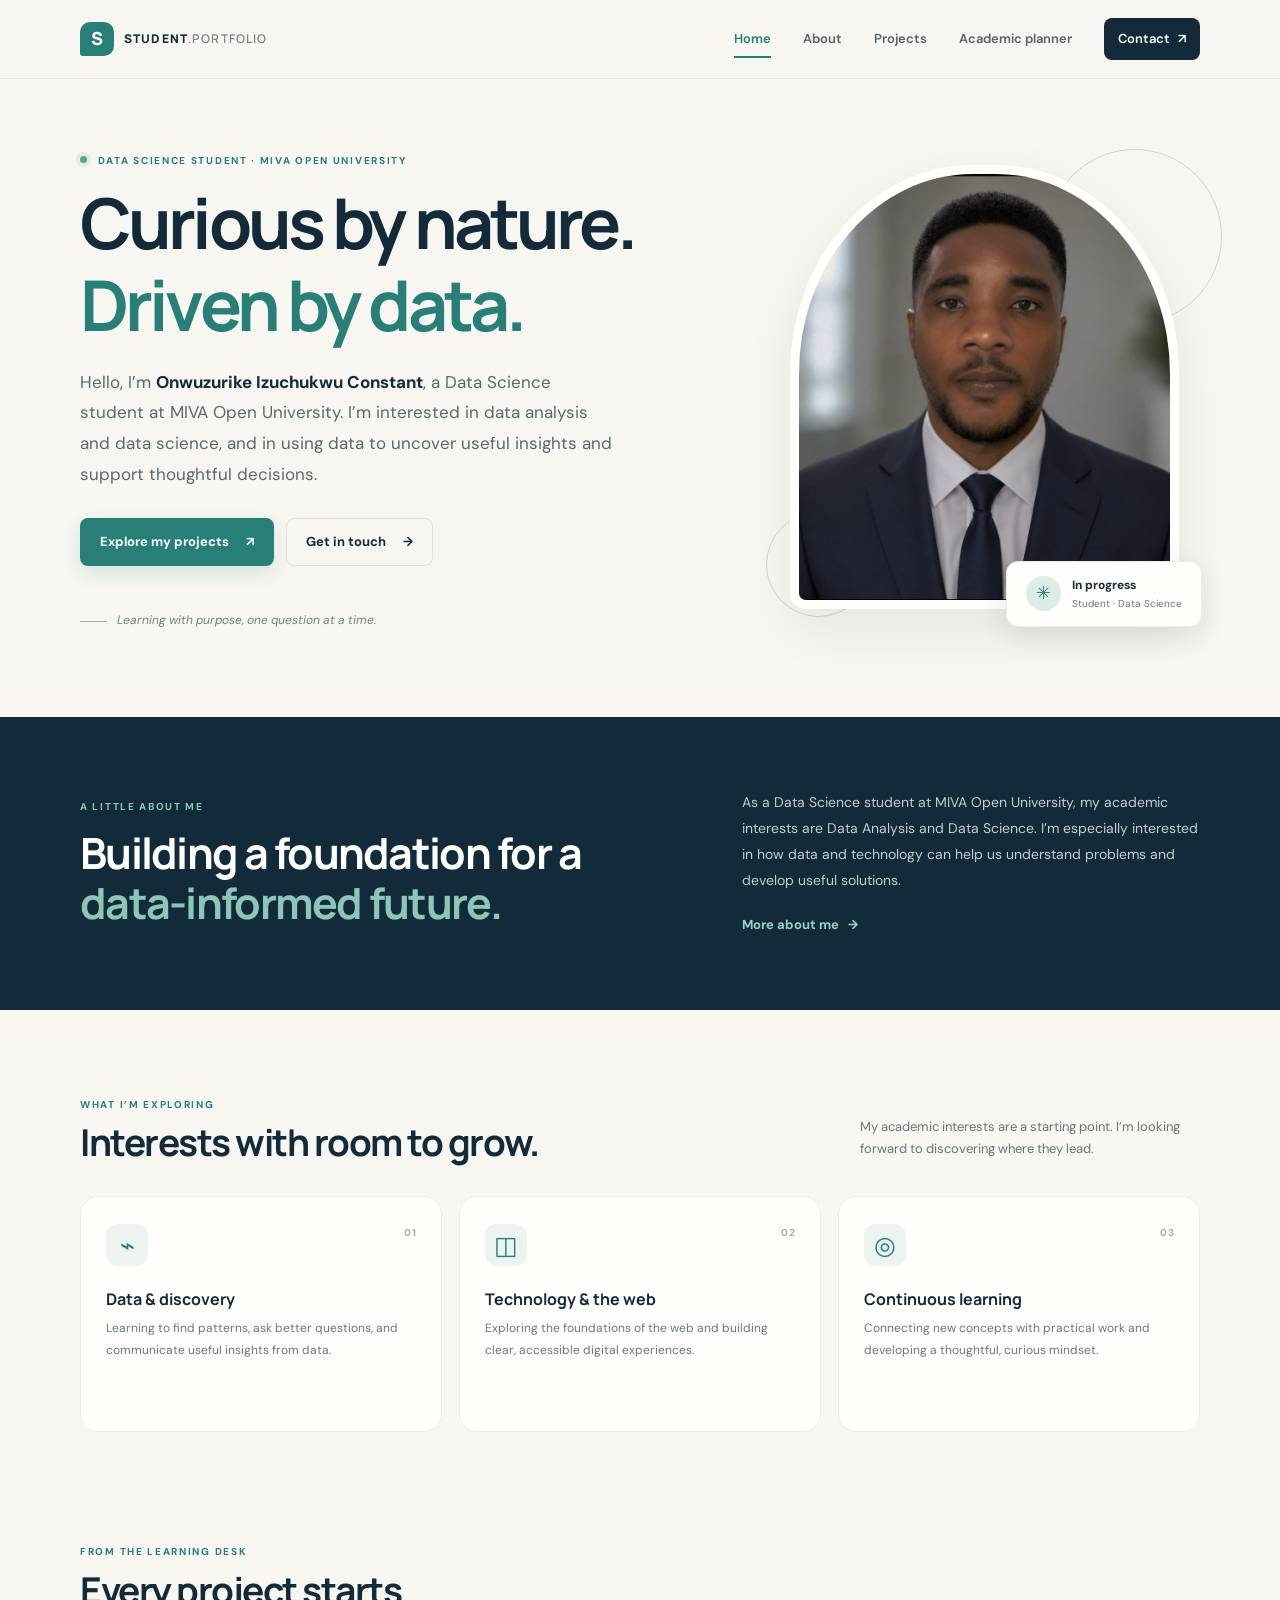
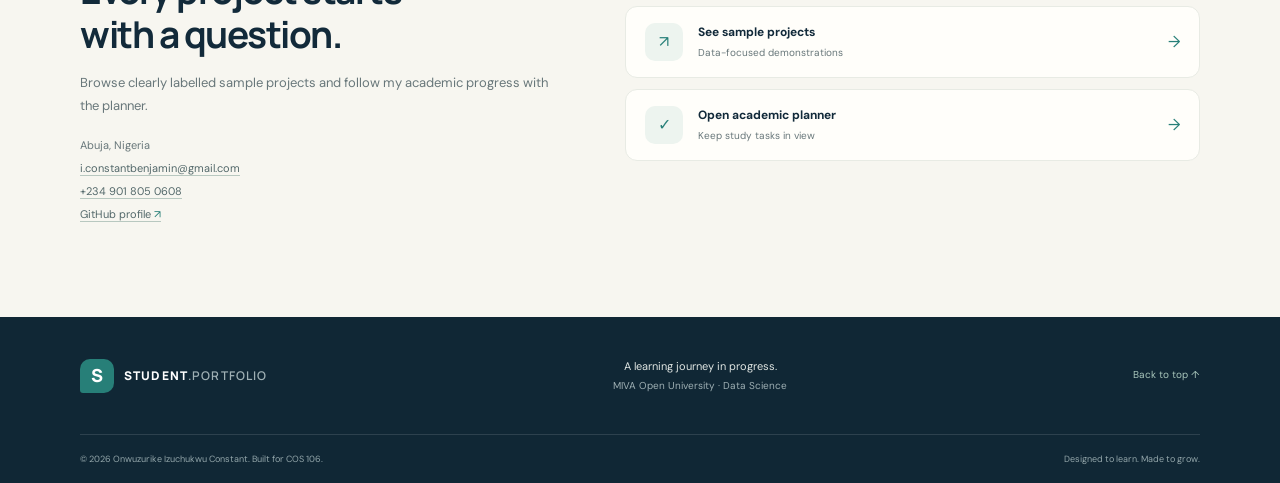
<file: index.html>
<!doctype html>
<html lang="en">
<head>
  <meta charset="utf-8">
  <meta name="viewport" content="width=device-width, initial-scale=1">
  <meta name="description" content="The student portfolio of a Data Science student at MIVA Open University.">
  <meta name="theme-color" content="#122a3a">
  <title>Home | Student Portfolio</title>
  <link rel="preconnect" href="https://fonts.googleapis.com">
  <link rel="preconnect" href="https://fonts.gstatic.com" crossorigin>
  <link href="https://fonts.googleapis.com/css2?family=DM+Sans:wght@400;500;600;700&family=Manrope:wght@400;500;600;700;800&display=swap" rel="stylesheet">
  <link rel="stylesheet" href="css/style.css">
  <script src="js/main.js" defer></script>
</head>
<body>
  <a class="skip-link" href="#main-content">Skip to content</a>
  <header class="site-header">
    <div class="container header-inner">
      <a class="brand" href="index.html" aria-label="Student portfolio home"><span class="brand-mark">S</span><span>STUDENT<span class="brand-muted">.PORTFOLIO</span></span></a>
      <button class="menu-toggle" type="button" aria-expanded="false" aria-controls="primary-navigation"><span class="sr-only">Toggle navigation</span><span></span><span></span></button>
      <nav class="site-nav" id="primary-navigation" aria-label="Main navigation">
        <a href="index.html" aria-current="page">Home</a><a href="about.html">About</a><a href="projects.html">Projects</a><a href="planner.html">Academic planner</a><a class="nav-contact" href="contact.html">Contact <span aria-hidden="true">↗</span></a>
      </nav>
    </div>
  </header>
  <main id="main-content">
    <section class="hero container">
      <div class="hero-copy">
        <p class="eyebrow"><span class="status-dot"></span> DATA SCIENCE STUDENT · MIVA OPEN UNIVERSITY</p>
        <h1>Curious by nature.<br><span class="text-teal">Driven by data.</span></h1>
        <p class="hero-lead">Hello, I’m <strong>Onwuzurike Izuchukwu Constant</strong>, a Data Science student at MIVA Open University. I’m interested in data analysis and data science, and in using data to uncover useful insights and support thoughtful decisions.</p>
        <div class="hero-actions"><a class="button button-primary" href="projects.html">Explore my projects <span aria-hidden="true">↗</span></a><a class="button button-quiet" href="contact.html">Get in touch <span aria-hidden="true">→</span></a></div>
        <div class="hero-note"><span class="note-rule"></span><span>Learning with purpose, one question at a time.</span></div>
      </div>
      <div class="portrait-wrap">
        <div class="portrait-frame"><img src="assets/images/constant-home.jpg" alt="Profile photograph of Onwuzurike Izuchukwu Constant."></div>
        <div class="portrait-label"><span class="portrait-label-icon">✳</span><span><strong>In progress</strong><small>Student · Data Science</small></span></div>
        <span class="portrait-orbit orbit-one" aria-hidden="true"></span><span class="portrait-orbit orbit-two" aria-hidden="true"></span>
      </div>
    </section>
    <section class="intro-band">
      <div class="container intro-grid">
        <div><p class="eyebrow eyebrow-light">A LITTLE ABOUT ME</p><h2>Building a foundation for a <span>data-informed future.</span></h2></div>
        <div class="intro-copy"><p>As a Data Science student at MIVA Open University, my academic interests are Data Analysis and Data Science. I’m especially interested in how data and technology can help us understand problems and develop useful solutions.</p><a class="text-link text-link-light" href="about.html">More about me <span aria-hidden="true">→</span></a></div>
      </div>
    </section>
    <section class="section container interest-section">
      <div class="section-heading"><div><p class="eyebrow">WHAT I’M EXPLORING</p><h2>Interests with room to grow.</h2></div><p>My academic interests are a starting point. I’m looking forward to discovering where they lead.</p></div>
      <div class="interest-grid">
        <article class="interest-card"><span class="card-index">01</span><span class="interest-icon" aria-hidden="true">⌁</span><h3>Data &amp; discovery</h3><p>Learning to find patterns, ask better questions, and communicate useful insights from data.</p></article>
        <article class="interest-card"><span class="card-index">02</span><span class="interest-icon" aria-hidden="true">◫</span><h3>Technology &amp; the web</h3><p>Exploring the foundations of the web and building clear, accessible digital experiences.</p></article>
        <article class="interest-card"><span class="card-index">03</span><span class="interest-icon" aria-hidden="true">◎</span><h3>Continuous learning</h3><p>Connecting new concepts with practical work and developing a thoughtful, curious mindset.</p></article>
      </div>
    </section>
    <section class="container feature-row">
      <div><p class="eyebrow">FROM THE LEARNING DESK</p><h2>Every project starts with a question.</h2><p class="muted-copy">Browse clearly labelled sample projects and follow my academic progress with the planner.</p><address class="home-contact-details"><span>Abuja, Nigeria</span><a href="mailto:i.constantbenjamin@gmail.com">i.constantbenjamin@gmail.com</a><a href="tel:+2349018050608">+234 901 805 0608</a><a href="https://github.com/Constant-Spioct" target="_blank" rel="noopener noreferrer">GitHub profile <span aria-hidden="true">↗</span></a></address></div>
      <div class="feature-links"><a class="feature-link" href="projects.html"><span class="feature-link-icon">↗</span><span><strong>See sample projects</strong><small>Data-focused demonstrations</small></span><span class="feature-arrow">→</span></a><a class="feature-link" href="planner.html"><span class="feature-link-icon">✓</span><span><strong>Open academic planner</strong><small>Keep study tasks in view</small></span><span class="feature-arrow">→</span></a></div>
    </section>
  </main>
  <footer class="site-footer"><div class="container footer-main"><a class="brand brand-footer" href="index.html"><span class="brand-mark">S</span><span>STUDENT<span class="brand-muted">.PORTFOLIO</span></span></a><p>A learning journey in progress.<br><span>MIVA Open University · Data Science</span></p><a class="footer-top" href="#main-content">Back to top ↑</a></div><div class="container footer-bottom"><span>© <span data-current-year></span> Onwuzurike Izuchukwu Constant. Built for COS 106.</span><span>Designed to learn. Made to grow.</span></div></footer>
</body>
</html>
</file>
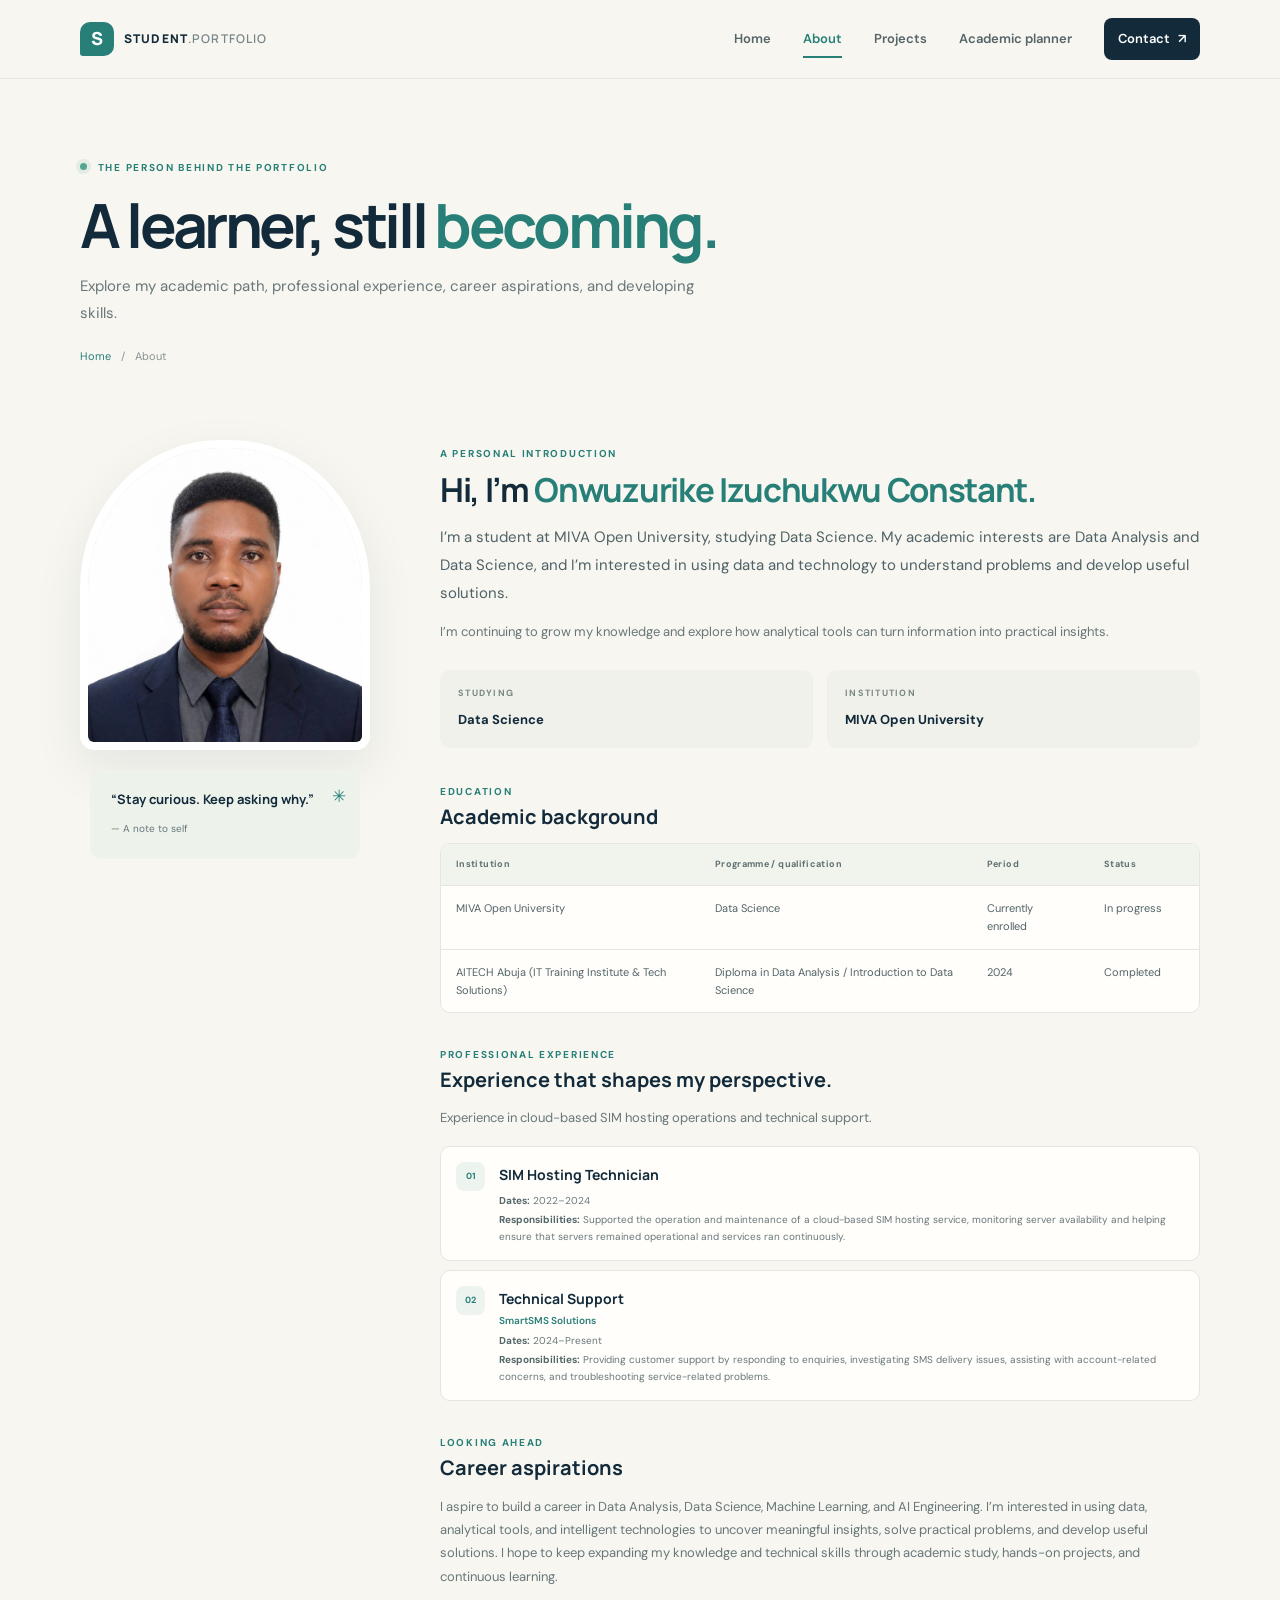
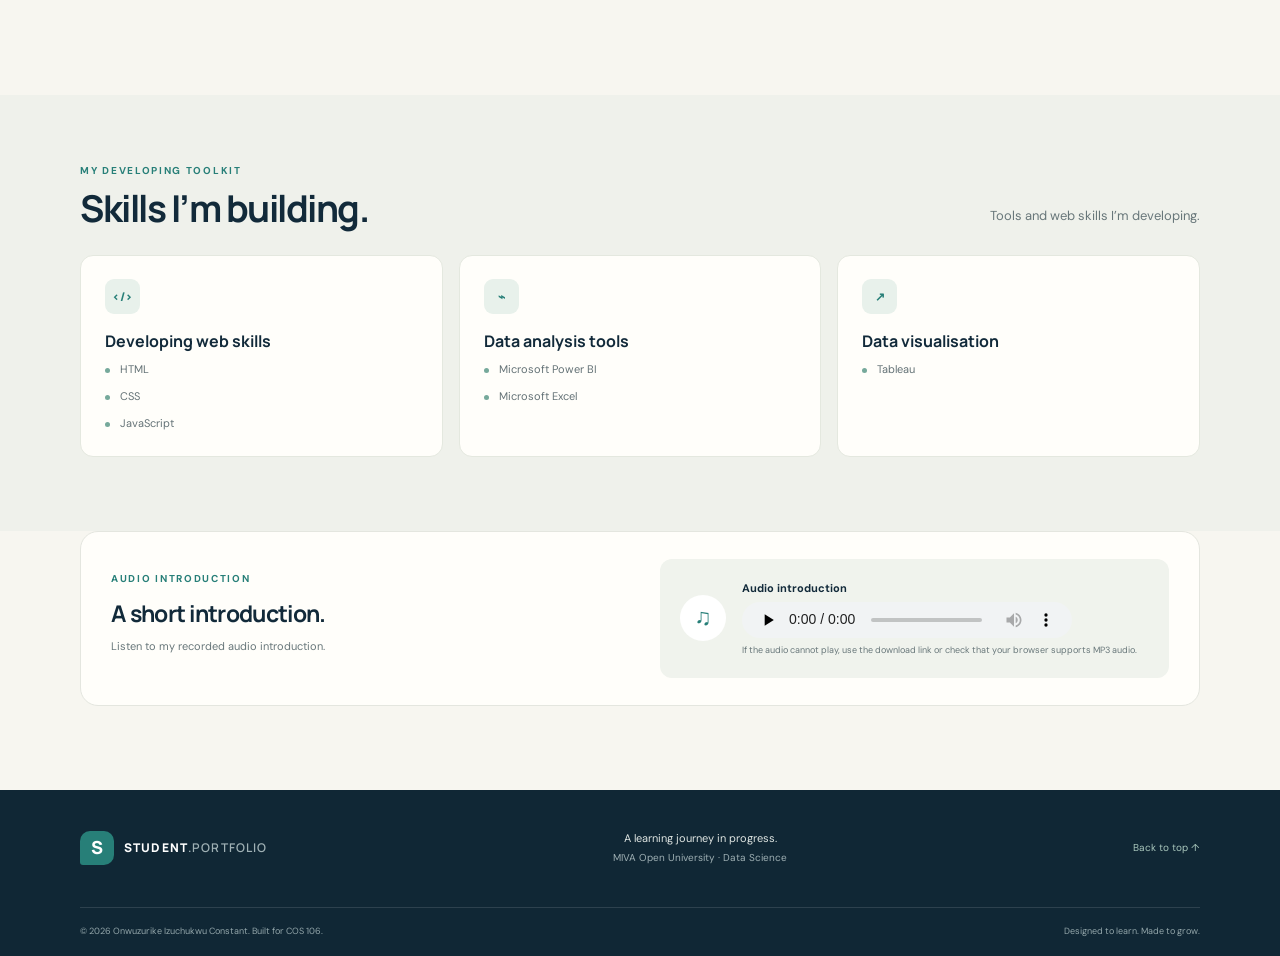
<file: about.html>
<!doctype html>
<html lang="en">
<head>
  <meta charset="utf-8"><meta name="viewport" content="width=device-width, initial-scale=1"><meta name="description" content="Learn about the student, education, interests, and developing skills behind this portfolio."><meta name="theme-color" content="#122a3a">
  <title>About | Student Portfolio</title>
  <link rel="preconnect" href="https://fonts.googleapis.com"><link rel="preconnect" href="https://fonts.gstatic.com" crossorigin><link href="https://fonts.googleapis.com/css2?family=DM+Sans:wght@400;500;600;700&family=Manrope:wght@400;500;600;700;800&display=swap" rel="stylesheet"><link rel="stylesheet" href="css/style.css"><script src="js/main.js" defer></script>
</head>
<body>
  <a class="skip-link" href="#main-content">Skip to content</a>
  <header class="site-header"><div class="container header-inner"><a class="brand" href="index.html" aria-label="Student portfolio home"><span class="brand-mark">S</span><span>STUDENT<span class="brand-muted">.PORTFOLIO</span></span></a><button class="menu-toggle" type="button" aria-expanded="false" aria-controls="primary-navigation"><span class="sr-only">Toggle navigation</span><span></span><span></span></button><nav class="site-nav" id="primary-navigation" aria-label="Main navigation"><a href="index.html">Home</a><a href="about.html" aria-current="page">About</a><a href="projects.html">Projects</a><a href="planner.html">Academic planner</a><a class="nav-contact" href="contact.html">Contact <span aria-hidden="true">↗</span></a></nav></div></header>
  <main id="main-content">
    <section class="page-hero container"><p class="eyebrow"><span class="status-dot"></span> THE PERSON BEHIND THE PORTFOLIO</p><h1>A learner, still <span class="text-teal">becoming.</span></h1><p class="page-lead">Explore my academic path, professional experience, career aspirations, and developing skills.</p><div class="breadcrumb"><a href="index.html">Home</a><span aria-hidden="true">/</span><span>About</span></div></section>
    <section class="container about-layout section">
      <aside class="about-aside"><div class="about-photo"><img src="assets/images/constant-about.jpg" alt="Portrait photograph of Onwuzurike Izuchukwu Constant for the About page."></div><div class="aside-note"><span class="aside-star" aria-hidden="true">✳</span><p>“Stay curious. Keep asking why.”</p><span>— A note to self</span></div></aside>
      <div class="about-content"><p class="eyebrow">A PERSONAL INTRODUCTION</p><h2>Hi, I’m <span class="text-teal">Onwuzurike Izuchukwu Constant.</span></h2><p class="body-large">I’m a student at MIVA Open University, studying Data Science. My academic interests are Data Analysis and Data Science, and I’m interested in using data and technology to understand problems and develop useful solutions.</p><p class="muted-copy">I’m continuing to grow my knowledge and explore how analytical tools can turn information into practical insights.</p>
        <div class="about-facts"><div><span class="fact-label">STUDYING</span><strong>Data Science</strong></div><div><span class="fact-label">INSTITUTION</span><strong>MIVA Open University</strong></div></div>
        <div class="content-block"><p class="eyebrow">EDUCATION</p><h3>Academic background</h3><div class="table-wrap"><table class="academic-table"><caption class="sr-only">Academic background</caption><thead><tr><th scope="col">Institution</th><th scope="col">Programme / qualification</th><th scope="col">Period</th><th scope="col">Status</th></tr></thead><tbody><tr><td>MIVA Open University</td><td>Data Science</td><td>Currently enrolled</td><td>In progress</td></tr><tr><td>AITECH Abuja (IT Training Institute &amp; Tech Solutions)</td><td>Diploma in Data Analysis / Introduction to Data Science</td><td>2024</td><td>Completed</td></tr></tbody></table></div>
        </div>
        <div class="content-block experience-block"><p class="eyebrow">PROFESSIONAL EXPERIENCE</p><h3>Experience that shapes my perspective.</h3><p class="muted-copy">Experience in cloud-based SIM hosting operations and technical support.</p><div class="experience-list">
          <article class="experience-card"><span class="experience-index">01</span><div><h4>SIM Hosting Technician</h4><p><strong>Dates:</strong> 2022–2024</p><p><strong>Responsibilities:</strong> Supported the operation and maintenance of a cloud-based SIM hosting service, monitoring server availability and helping ensure that servers remained operational and services ran continuously.</p></div></article>
          <article class="experience-card"><span class="experience-index">02</span><div><h4>Technical Support</h4><p class="experience-employer">SmartSMS Solutions</p><p><strong>Dates:</strong> 2024–Present</p><p><strong>Responsibilities:</strong> Providing customer support by responding to enquiries, investigating SMS delivery issues, assisting with account-related concerns, and troubleshooting service-related problems.</p></div></article>
        </div></div>
        <div class="content-block aspirations-block"><p class="eyebrow">LOOKING AHEAD</p><h3>Career aspirations</h3><p class="muted-copy">I aspire to build a career in Data Analysis, Data Science, Machine Learning, and AI Engineering. I’m interested in using data, analytical tools, and intelligent technologies to uncover meaningful insights, solve practical problems, and develop useful solutions. I hope to keep expanding my knowledge and technical skills through academic study, hands-on projects, and continuous learning.</p></div>
      </div>
    </section>
    <section class="skills-section"><div class="container"><div class="section-heading"><div><p class="eyebrow">MY DEVELOPING TOOLKIT</p><h2>Skills I’m building.</h2></div><p>Tools and web skills I’m developing.</p></div><div class="skills-grid">
      <article class="skill-card"><span class="skill-symbol" aria-hidden="true">&lt;/&gt;</span><h3>Developing web skills</h3><ul><li>HTML</li><li>CSS</li><li>JavaScript</li></ul></article>
      <article class="skill-card"><span class="skill-symbol" aria-hidden="true">⌁</span><h3>Data analysis tools</h3><ul><li>Microsoft Power BI</li><li>Microsoft Excel</li></ul></article>
      <article class="skill-card"><span class="skill-symbol" aria-hidden="true">↗</span><h3>Data visualisation</h3><ul><li>Tableau</li></ul></article>
    </div></div></section>
    <section class="container media-section"><div class="media-copy"><p class="eyebrow">AUDIO INTRODUCTION</p><h2>A short introduction.</h2><p>Listen to my recorded audio introduction.</p></div><div class="audio-panel"><span class="audio-icon" aria-hidden="true">♫</span><div><label for="sample-audio">Audio introduction</label><audio id="sample-audio" controls preload="none"><source src="assets/audio/portfolio-introduction.mp3" type="audio/mpeg"><a href="assets/audio/portfolio-introduction.mp3">Download my audio introduction</a></audio><p>If the audio cannot play, use the download link or check that your browser supports MP3 audio.</p></div></div></section>
  </main>
  <footer class="site-footer"><div class="container footer-main"><a class="brand brand-footer" href="index.html"><span class="brand-mark">S</span><span>STUDENT<span class="brand-muted">.PORTFOLIO</span></span></a><p>A learning journey in progress.<br><span>MIVA Open University · Data Science</span></p><a class="footer-top" href="#main-content">Back to top ↑</a></div><div class="container footer-bottom"><span>© <span data-current-year></span> Onwuzurike Izuchukwu Constant. Built for COS 106.</span><span>Designed to learn. Made to grow.</span></div></footer>
</body>
</html>
</file>
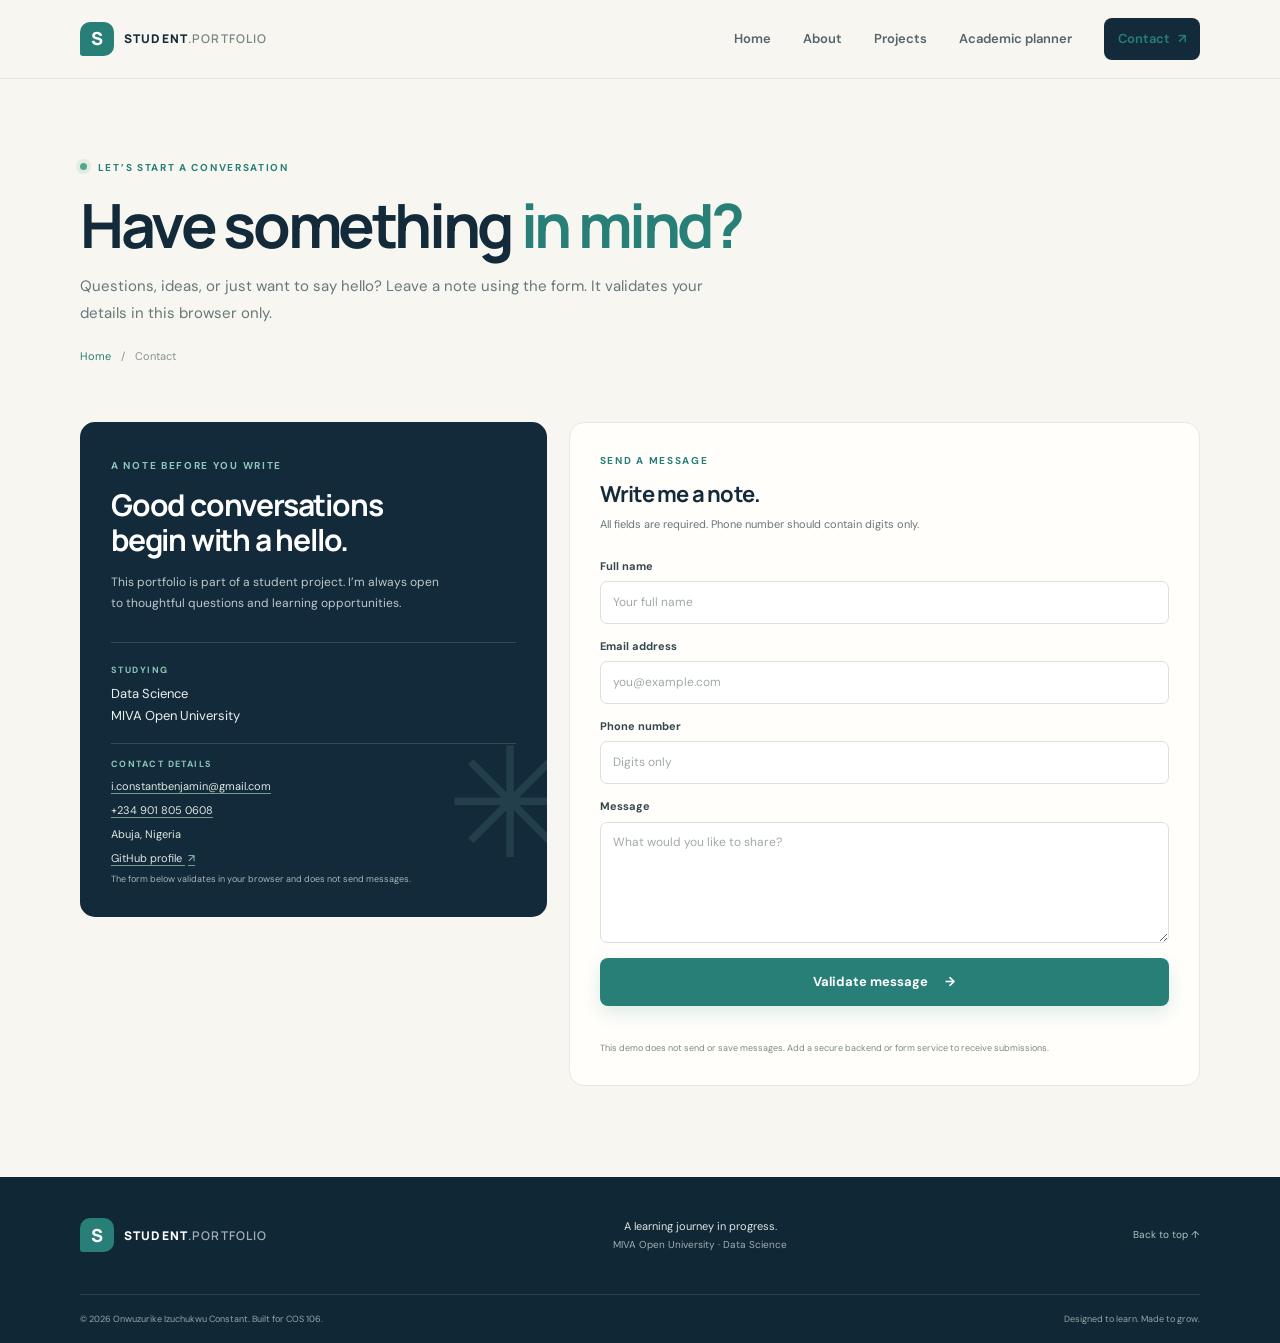
<file: contact.html>
<!doctype html>
<html lang="en">
<head>
  <meta charset="utf-8"><meta name="viewport" content="width=device-width, initial-scale=1"><meta name="description" content="Contact the student behind this Data Science portfolio."><meta name="theme-color" content="#122a3a">
  <title>Contact | Student Portfolio</title>
  <link rel="preconnect" href="https://fonts.googleapis.com"><link rel="preconnect" href="https://fonts.gstatic.com" crossorigin><link href="https://fonts.googleapis.com/css2?family=DM+Sans:wght@400;500;600;700&family=Manrope:wght@400;500;600;700;800&display=swap" rel="stylesheet"><link rel="stylesheet" href="css/style.css"><script src="js/main.js" defer></script><script src="js/contact.js" defer></script>
</head>
<body>
  <a class="skip-link" href="#main-content">Skip to content</a>
  <header class="site-header"><div class="container header-inner"><a class="brand" href="index.html" aria-label="Student portfolio home"><span class="brand-mark">S</span><span>STUDENT<span class="brand-muted">.PORTFOLIO</span></span></a><button class="menu-toggle" type="button" aria-expanded="false" aria-controls="primary-navigation"><span class="sr-only">Toggle navigation</span><span></span><span></span></button><nav class="site-nav" id="primary-navigation" aria-label="Main navigation"><a href="index.html">Home</a><a href="about.html">About</a><a href="projects.html">Projects</a><a href="planner.html">Academic planner</a><a class="nav-contact" href="contact.html" aria-current="page">Contact <span aria-hidden="true">↗</span></a></nav></div></header>
  <main id="main-content">
    <section class="page-hero container"><p class="eyebrow"><span class="status-dot"></span> LET’S START A CONVERSATION</p><h1>Have something <span class="text-teal">in mind?</span></h1><p class="page-lead">Questions, ideas, or just want to say hello? Leave a note using the form. It validates your details in this browser only.</p><div class="breadcrumb"><a href="index.html">Home</a><span aria-hidden="true">/</span><span>Contact</span></div></section>
    <section class="container contact-layout">
      <aside class="contact-aside"><p class="eyebrow eyebrow-light">A NOTE BEFORE YOU WRITE</p><h2>Good conversations begin with a hello.</h2><p>This portfolio is part of a student project. I’m always open to thoughtful questions and learning opportunities.</p><div class="contact-aside-divider"></div><p class="contact-aside-label">STUDYING</p><p class="contact-aside-value">Data Science<br>MIVA Open University</p><div class="contact-aside-divider contact-details-divider"></div><p class="contact-aside-label">CONTACT DETAILS</p><address class="contact-details-list"><a href="mailto:i.constantbenjamin@gmail.com">i.constantbenjamin@gmail.com</a><a href="tel:+2349018050608">+234 901 805 0608</a><span>Abuja, Nigeria</span><a href="https://github.com/Constant-Spioct" target="_blank" rel="noopener noreferrer">GitHub profile <span aria-hidden="true">↗</span></a></address><p class="contact-aside-foot">The form below validates in your browser and does not send messages.</p><span class="contact-aside-decoration" aria-hidden="true">✳</span></aside>
      <section class="contact-form-panel" aria-labelledby="contact-form-heading"><p class="eyebrow">SEND A MESSAGE</p><h2 id="contact-form-heading">Write me a note.</h2><p class="muted-copy">All fields are required. Phone number should contain digits only.</p><form id="contact-form" novalidate><div class="field"><label for="contact-name">Full name</label><input id="contact-name" name="name" type="text" autocomplete="name" maxlength="100" placeholder="Your full name" required aria-describedby="name-error"><small class="field-error" id="name-error"></small></div><div class="field"><label for="contact-email">Email address</label><input id="contact-email" name="email" type="email" autocomplete="email" maxlength="254" placeholder="you@example.com" required aria-describedby="email-error"><small class="field-error" id="email-error"></small></div><div class="field"><label for="contact-phone">Phone number</label><input id="contact-phone" name="phone" type="tel" autocomplete="tel" inputmode="numeric" maxlength="20" placeholder="Digits only" required aria-describedby="phone-error"><small class="field-error" id="phone-error"></small></div><div class="field"><label for="contact-message">Message</label><textarea id="contact-message" name="message" rows="5" maxlength="2000" placeholder="What would you like to share?" required aria-describedby="message-error"></textarea><small class="field-error" id="message-error"></small></div><button class="button button-primary button-full" type="submit">Validate message <span aria-hidden="true">→</span></button><p class="form-feedback" id="contact-feedback" role="status" aria-live="polite"></p><p class="privacy-note">This demo does not send or save messages. Add a secure backend or form service to receive submissions.</p></form></section>
    </section>
  </main>
  <footer class="site-footer"><div class="container footer-main"><a class="brand brand-footer" href="index.html"><span class="brand-mark">S</span><span>STUDENT<span class="brand-muted">.PORTFOLIO</span></span></a><p>A learning journey in progress.<br><span>MIVA Open University · Data Science</span></p><a class="footer-top" href="#main-content">Back to top ↑</a></div><div class="container footer-bottom"><span>© <span data-current-year></span> Onwuzurike Izuchukwu Constant. Built for COS 106.</span><span>Designed to learn. Made to grow.</span></div></footer>
</body>
</html>
</file>
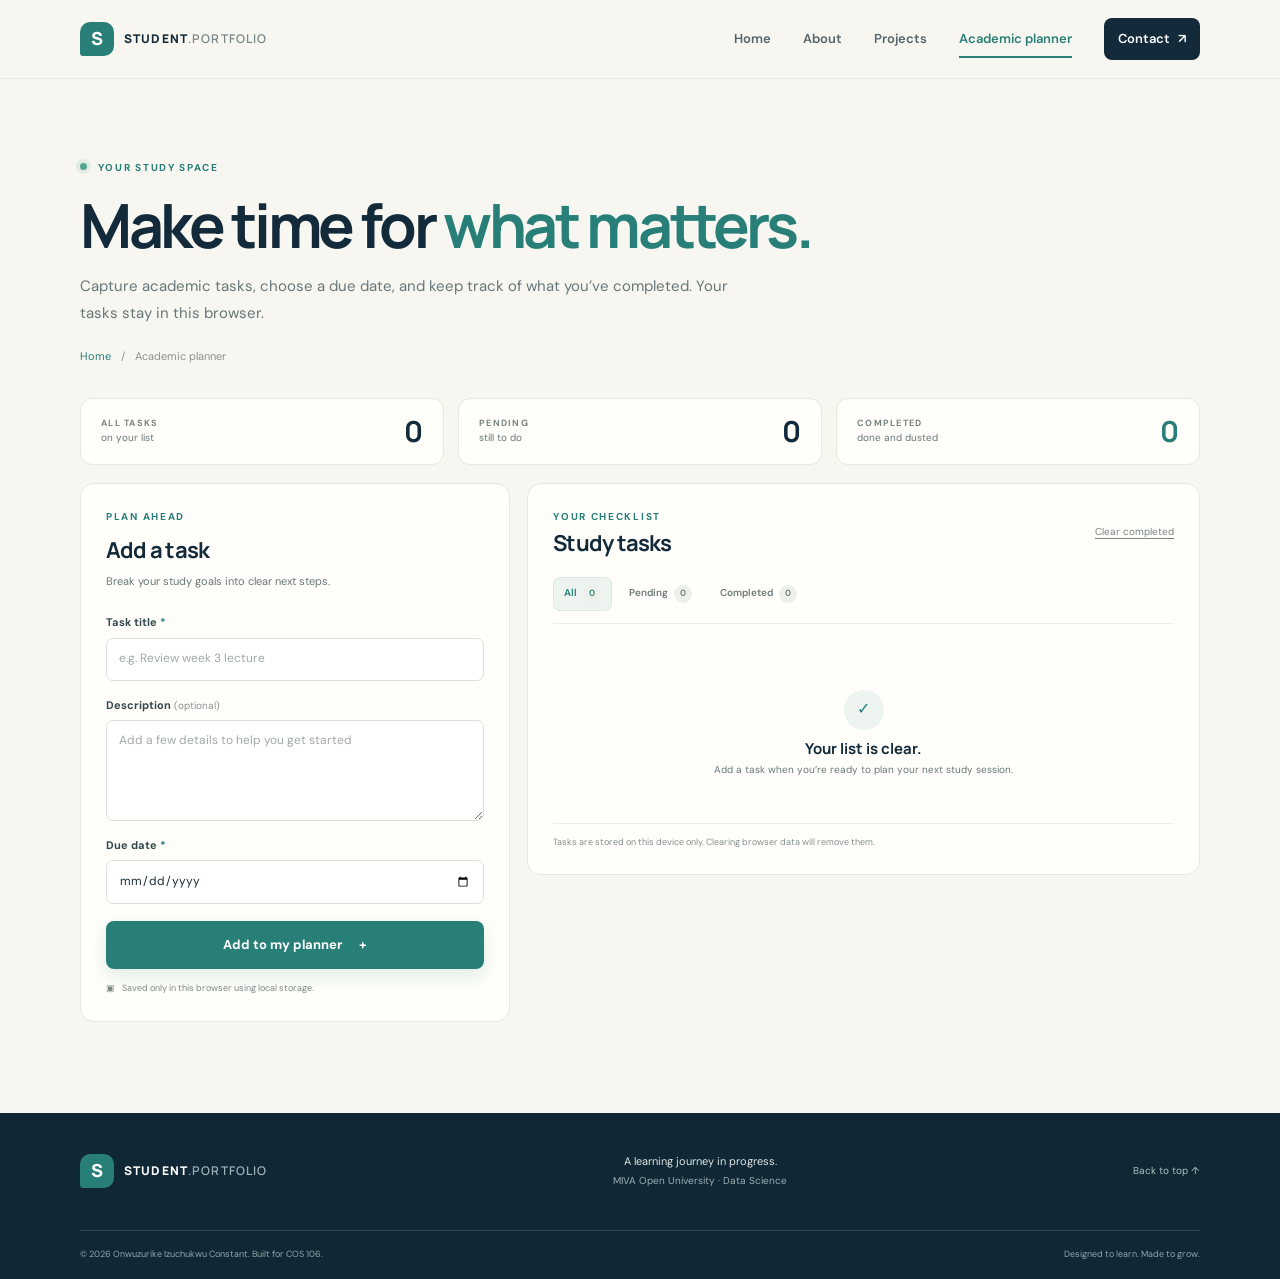
<file: planner.html>
<!doctype html>
<html lang="en">
<head>
  <meta charset="utf-8"><meta name="viewport" content="width=device-width, initial-scale=1"><meta name="description" content="Plan academic tasks, set due dates, and track study progress."><meta name="theme-color" content="#122a3a">
  <title>Academic Planner | Student Portfolio</title>
  <link rel="preconnect" href="https://fonts.googleapis.com"><link rel="preconnect" href="https://fonts.gstatic.com" crossorigin><link href="https://fonts.googleapis.com/css2?family=DM+Sans:wght@400;500;600;700&family=Manrope:wght@400;500;600;700;800&display=swap" rel="stylesheet"><link rel="stylesheet" href="css/style.css"><script src="js/main.js" defer></script><script src="js/planner.js" defer></script>
</head>
<body>
  <a class="skip-link" href="#main-content">Skip to content</a>
  <header class="site-header"><div class="container header-inner"><a class="brand" href="index.html" aria-label="Student portfolio home"><span class="brand-mark">S</span><span>STUDENT<span class="brand-muted">.PORTFOLIO</span></span></a><button class="menu-toggle" type="button" aria-expanded="false" aria-controls="primary-navigation"><span class="sr-only">Toggle navigation</span><span></span><span></span></button><nav class="site-nav" id="primary-navigation" aria-label="Main navigation"><a href="index.html">Home</a><a href="about.html">About</a><a href="projects.html">Projects</a><a href="planner.html" aria-current="page">Academic planner</a><a class="nav-contact" href="contact.html">Contact <span aria-hidden="true">↗</span></a></nav></div></header>
  <main id="main-content">
    <section class="page-hero container planner-hero"><p class="eyebrow"><span class="status-dot"></span> YOUR STUDY SPACE</p><h1>Make time for <span class="text-teal">what matters.</span></h1><p class="page-lead">Capture academic tasks, choose a due date, and keep track of what you’ve completed. Your tasks stay in this browser.</p><div class="breadcrumb"><a href="index.html">Home</a><span aria-hidden="true">/</span><span>Academic planner</span></div></section>
    <section class="container planner-shell">
      <div class="planner-stats" aria-label="Task statistics"><article class="stat-card"><span class="stat-label">ALL TASKS</span><strong id="stat-total">0</strong><span>on your list</span></article><article class="stat-card"><span class="stat-label">PENDING</span><strong id="stat-pending">0</strong><span>still to do</span></article><article class="stat-card stat-card-complete"><span class="stat-label">COMPLETED</span><strong id="stat-completed">0</strong><span>done and dusted</span></article></div>
      <div class="planner-layout">
        <section class="task-form-card" aria-labelledby="add-task-heading"><p class="eyebrow">PLAN AHEAD</p><h2 id="add-task-heading">Add a task</h2><p class="muted-copy">Break your study goals into clear next steps.</p>
          <form id="task-form" novalidate><div class="field"><label for="task-title">Task title <span aria-hidden="true">*</span></label><input id="task-title" name="title" type="text" maxlength="100" placeholder="e.g. Review week 3 lecture" required aria-describedby="title-error"><small class="field-error" id="title-error"></small></div><div class="field"><label for="task-description">Description <span class="optional-label">(optional)</span></label><textarea id="task-description" name="description" rows="4" maxlength="500" placeholder="Add a few details to help you get started"></textarea></div><div class="field"><label for="task-due-date">Due date <span aria-hidden="true">*</span></label><input id="task-due-date" name="dueDate" type="date" required aria-describedby="date-error"><small class="field-error" id="date-error"></small></div><button class="button button-primary button-full" type="submit">Add to my planner <span aria-hidden="true">+</span></button><p class="privacy-note"><span aria-hidden="true">▣</span> Saved only in this browser using local storage.</p></form>
        </section>
        <section class="task-list-card" aria-labelledby="tasks-heading"><div class="task-list-head"><div><p class="eyebrow">YOUR CHECKLIST</p><h2 id="tasks-heading">Study tasks</h2></div><button class="text-button" id="clear-completed" type="button">Clear completed</button></div><div class="task-filters" role="group" aria-label="Filter tasks"><button class="filter-button is-active" type="button" data-filter="all" aria-pressed="true">All <span id="filter-count-all">0</span></button><button class="filter-button" type="button" data-filter="pending" aria-pressed="false">Pending <span id="filter-count-pending">0</span></button><button class="filter-button" type="button" data-filter="completed" aria-pressed="false">Completed <span id="filter-count-completed">0</span></button></div><p class="planner-message" id="planner-message" role="status" aria-live="polite"></p><ul class="task-list" id="task-list" aria-label="Academic tasks"></ul><div class="empty-state" id="empty-state"><span class="empty-icon" aria-hidden="true">✓</span><h3>Your list is clear.</h3><p>Add a task when you’re ready to plan your next study session.</p></div><p class="storage-disclaimer">Tasks are stored on this device only. Clearing browser data will remove them.</p></section>
      </div>
    </section>
  </main>
  <footer class="site-footer"><div class="container footer-main"><a class="brand brand-footer" href="index.html"><span class="brand-mark">S</span><span>STUDENT<span class="brand-muted">.PORTFOLIO</span></span></a><p>A learning journey in progress.<br><span>MIVA Open University · Data Science</span></p><a class="footer-top" href="#main-content">Back to top ↑</a></div><div class="container footer-bottom"><span>© <span data-current-year></span> Onwuzurike Izuchukwu Constant. Built for COS 106.</span><span>Designed to learn. Made to grow.</span></div></footer>
</body>
</html>
</file>
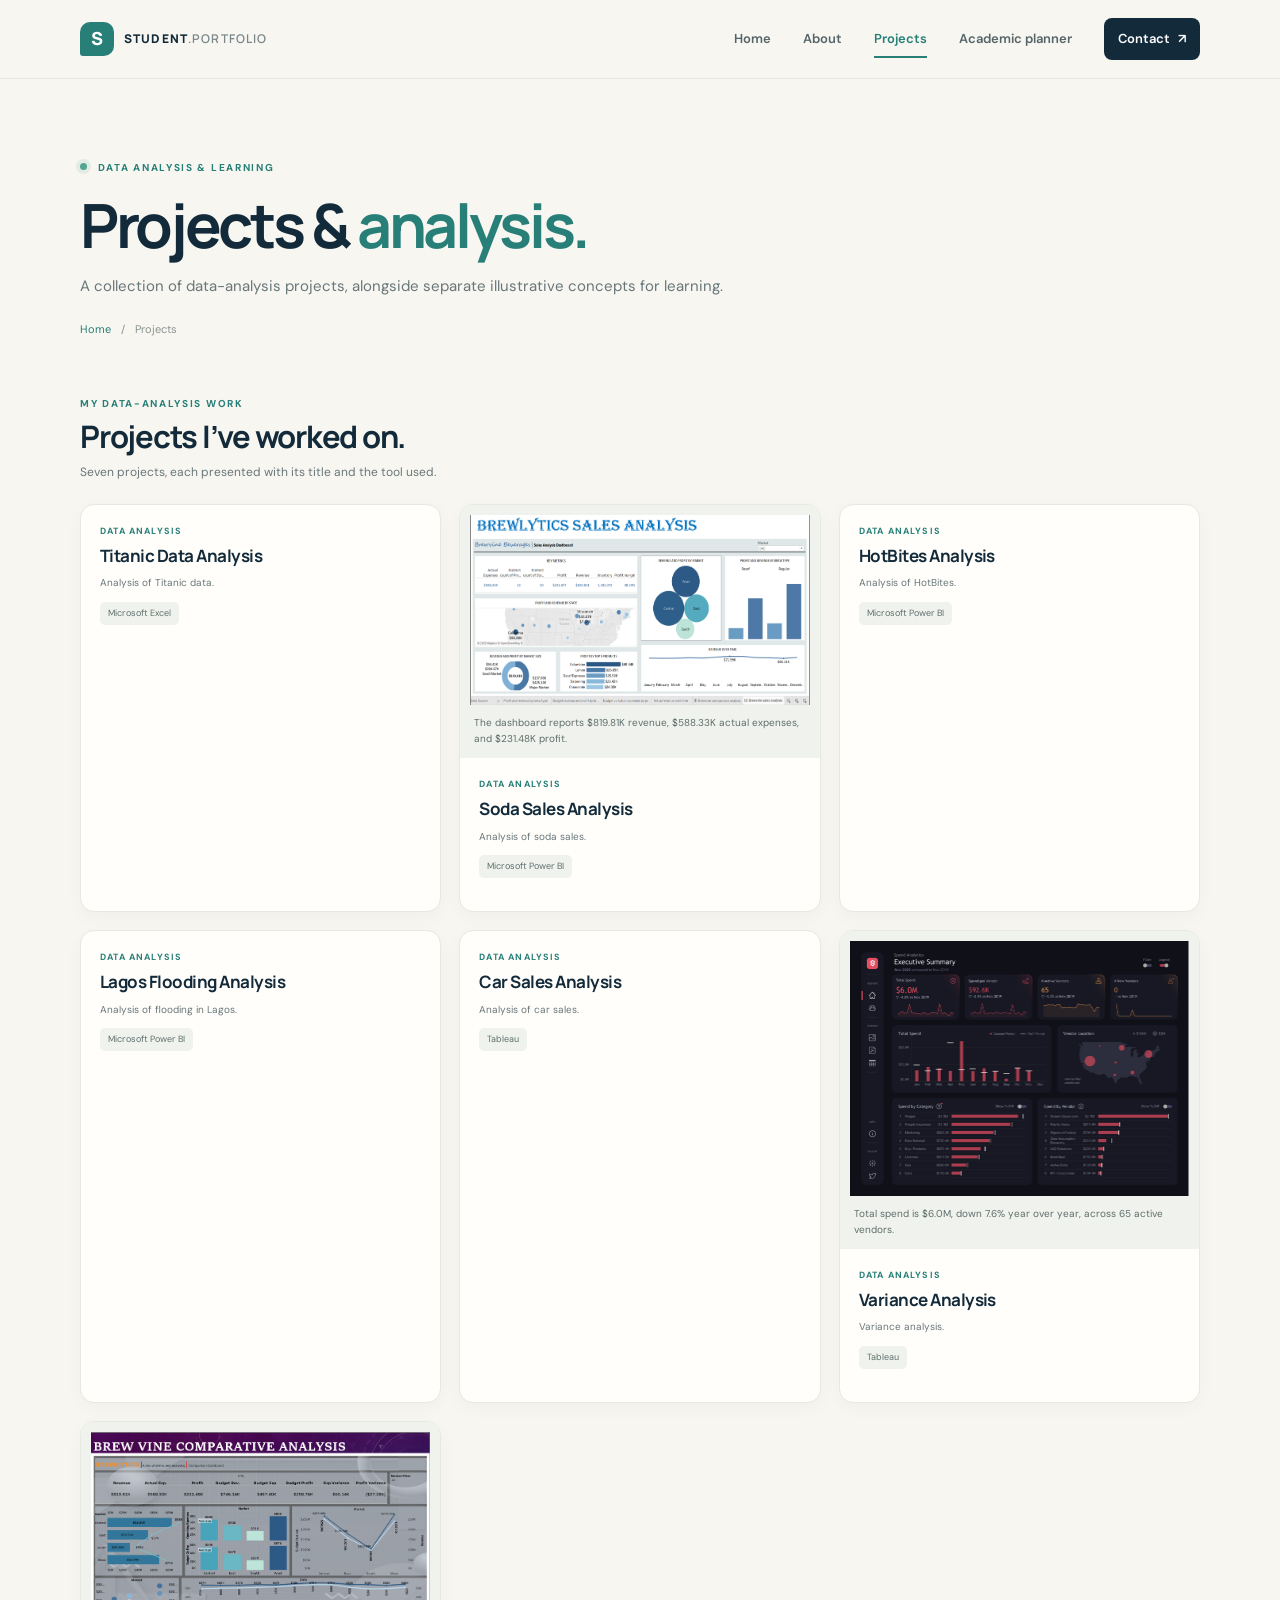
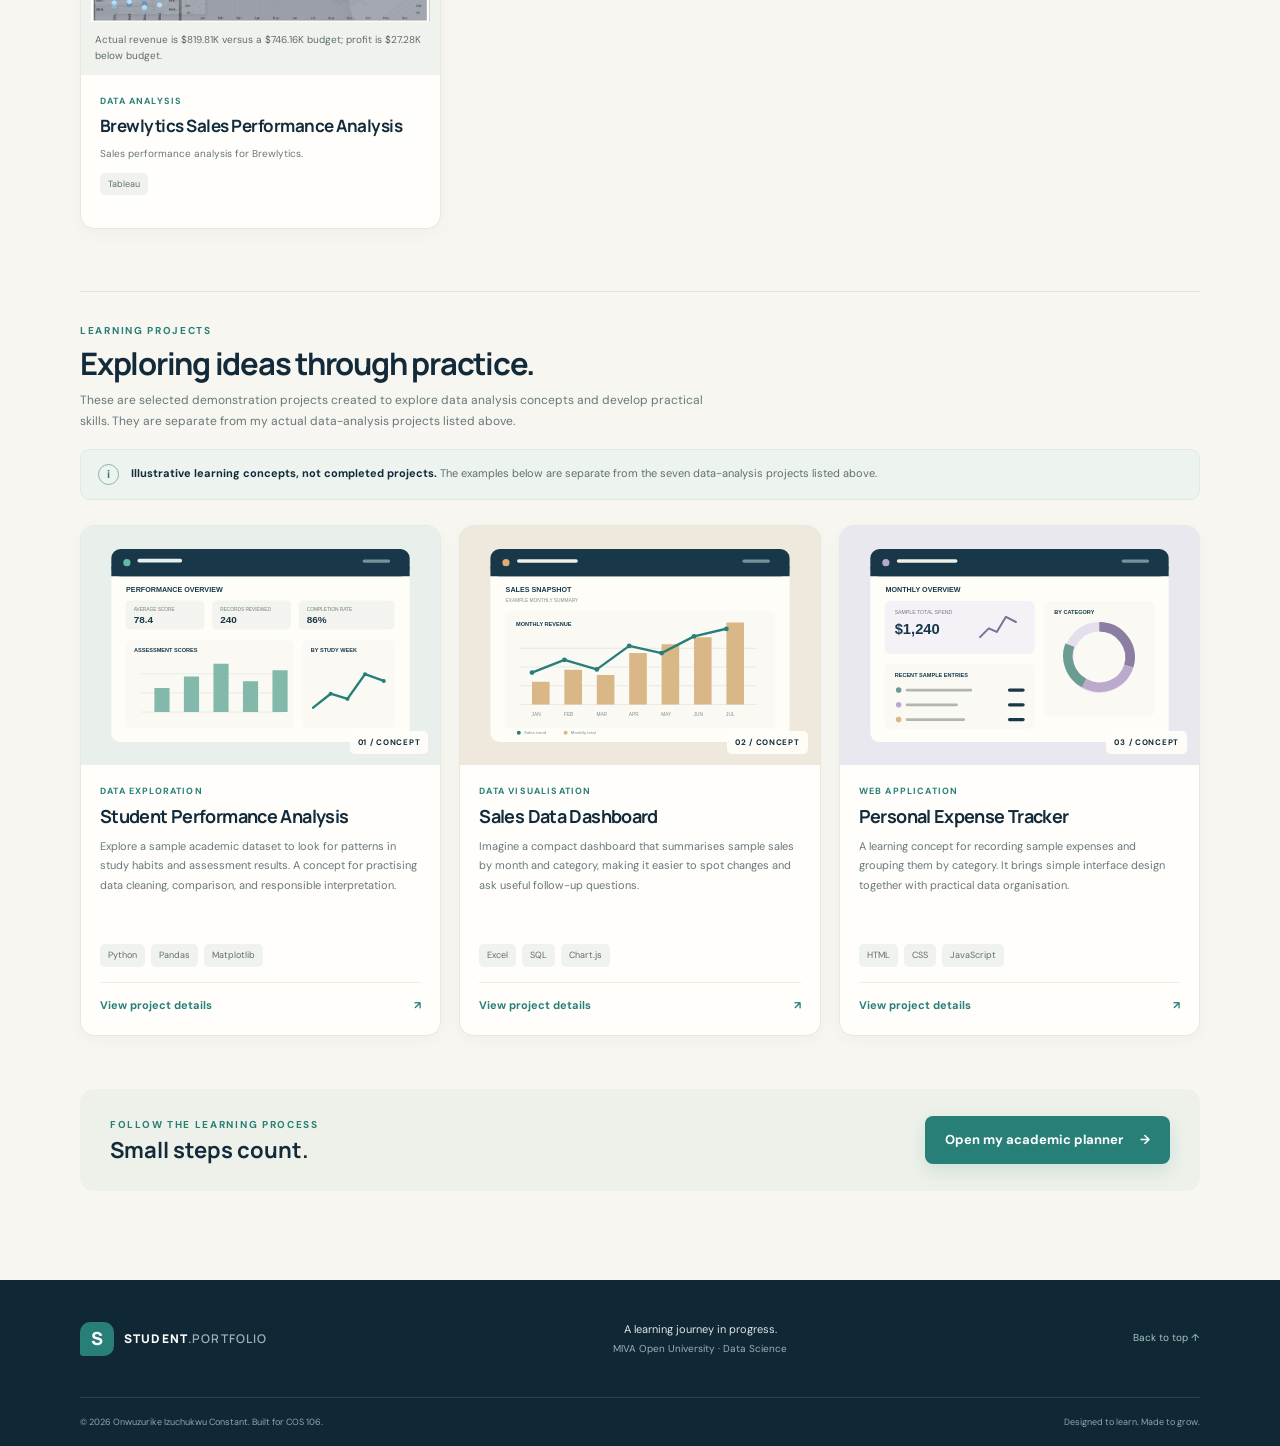
<file: projects.html>
<!doctype html>
<html lang="en">
<head>
  <meta charset="utf-8"><meta name="viewport" content="width=device-width, initial-scale=1"><meta name="description" content="Data-analysis projects created with Microsoft Excel, Microsoft Power BI, and Tableau, alongside illustrative learning concepts."><meta name="theme-color" content="#122a3a">
  <title>Projects | Student Portfolio</title>
  <link rel="preconnect" href="https://fonts.googleapis.com"><link rel="preconnect" href="https://fonts.gstatic.com" crossorigin><link href="https://fonts.googleapis.com/css2?family=DM+Sans:wght@400;500;600;700&family=Manrope:wght@400;500;600;700;800&display=swap" rel="stylesheet"><link rel="stylesheet" href="css/style.css"><script src="js/main.js" defer></script>
</head>
<body>
  <a class="skip-link" href="#main-content">Skip to content</a>
  <header class="site-header"><div class="container header-inner"><a class="brand" href="index.html" aria-label="Student portfolio home"><span class="brand-mark">S</span><span>STUDENT<span class="brand-muted">.PORTFOLIO</span></span></a><button class="menu-toggle" type="button" aria-expanded="false" aria-controls="primary-navigation"><span class="sr-only">Toggle navigation</span><span></span><span></span></button><nav class="site-nav" id="primary-navigation" aria-label="Main navigation"><a href="index.html">Home</a><a href="about.html">About</a><a href="projects.html" aria-current="page">Projects</a><a href="planner.html">Academic planner</a><a class="nav-contact" href="contact.html">Contact <span aria-hidden="true">↗</span></a></nav></div></header>
  <main id="main-content">
    <section class="page-hero container"><p class="eyebrow"><span class="status-dot"></span> DATA ANALYSIS &amp; LEARNING</p><h1>Projects &amp; <span class="text-teal">analysis.</span></h1><p class="page-lead">A collection of data-analysis projects, alongside separate illustrative concepts for learning.</p><div class="breadcrumb"><a href="index.html">Home</a><span aria-hidden="true">/</span><span>Projects</span></div></section>
    <section class="container project-section">
      <section class="actual-work-section" aria-labelledby="actual-work-heading">
        <div class="actual-work-heading"><div><p class="eyebrow">MY DATA-ANALYSIS WORK</p><h2 id="actual-work-heading">Projects I’ve worked on.</h2><p>Seven projects, each presented with its title and the tool used.</p></div></div>
        <div class="project-grid actual-project-grid">
          <article class="project-card actual-project-card"><div class="project-body"><p class="project-type">DATA ANALYSIS</p><h3>Titanic Data Analysis</h3><p class="actual-project-summary">Analysis of Titanic data.</p><ul class="tag-list" aria-label="Tool used"><li>Microsoft Excel</li></ul></div></article>
          <article class="project-card actual-project-card"><figure class="actual-project-image"><img src="assets/images/soda-sales-dashboard.png.png" alt="Brewlytics Sales Analysis dashboard with revenue and profit by market, brew type, and product, plus revenue over time"><figcaption>The dashboard reports $819.81K revenue, $588.33K actual expenses, and $231.48K profit.</figcaption></figure><div class="project-body"><p class="project-type">DATA ANALYSIS</p><h3>Soda Sales Analysis</h3><p class="actual-project-summary">Analysis of soda sales.</p><ul class="tag-list" aria-label="Tool used"><li>Microsoft Power BI</li></ul></div></article>
          <article class="project-card actual-project-card"><div class="project-body"><p class="project-type">DATA ANALYSIS</p><h3>HotBites Analysis</h3><p class="actual-project-summary">Analysis of HotBites.</p><ul class="tag-list" aria-label="Tool used"><li>Microsoft Power BI</li></ul></div></article>
          <article class="project-card actual-project-card"><div class="project-body"><p class="project-type">DATA ANALYSIS</p><h3>Lagos Flooding Analysis</h3><p class="actual-project-summary">Analysis of flooding in Lagos.</p><ul class="tag-list" aria-label="Tool used"><li>Microsoft Power BI</li></ul></div></article>
          <article class="project-card actual-project-card"><div class="project-body"><p class="project-type">DATA ANALYSIS</p><h3>Car Sales Analysis</h3><p class="actual-project-summary">Analysis of car sales.</p><ul class="tag-list" aria-label="Tool used"><li>Tableau</li></ul></div></article>
          <article class="project-card actual-project-card"><figure class="actual-project-image"><img src="assets/images/variance-dashboard.png.png" alt="Spend Analytics executive summary dashboard with spend trends, category and vendor breakdowns, and vendor locations"><figcaption>Total spend is $6.0M, down 7.6% year over year, across 65 active vendors.</figcaption></figure><div class="project-body"><p class="project-type">DATA ANALYSIS</p><h3>Variance Analysis</h3><p class="actual-project-summary">Variance analysis.</p><ul class="tag-list" aria-label="Tool used"><li>Tableau</li></ul></div></article>
          <article class="project-card actual-project-card"><figure class="actual-project-image"><img src="assets/images/brewlytics-dashboard.png.png" alt="Brew Vine Comparative Analysis dashboard with actual and budget revenue, expenses, profit, and variance charts"><figcaption>Actual revenue is $819.81K versus a $746.16K budget; profit is $27.28K below budget.</figcaption></figure><div class="project-body"><p class="project-type">DATA ANALYSIS</p><h3>Brewlytics Sales Performance Analysis</h3><p class="actual-project-summary">Sales performance analysis for Brewlytics.</p><ul class="tag-list" aria-label="Tool used"><li>Tableau</li></ul></div></article>
        </div>
      </section>
      <section class="sample-work-section" aria-labelledby="sample-work-heading">
      <div class="sample-work-heading"><div><p class="eyebrow">LEARNING PROJECTS</p><h2 id="sample-work-heading">Exploring ideas through practice.</h2><p>These are selected demonstration projects created to explore data analysis concepts and develop practical skills. They are separate from my actual data-analysis projects listed above.</p></div></div>
      <div class="notice-banner"><span class="notice-icon" aria-hidden="true">i</span><p><strong>Illustrative learning concepts, not completed projects.</strong> The examples below are separate from the seven data-analysis projects listed above.</p></div>
      <div class="project-grid">
        <article class="project-card"><a class="project-art" href="#student-performance-details" aria-label="View Student Performance Analysis concept details"><img src="assets/images/project-student.svg" alt="Illustrative dashboard with a student-performance bar chart and score indicators"><span class="project-number">01 / CONCEPT</span></a><div class="project-body"><p class="project-type">DATA EXPLORATION</p><h2>Student Performance Analysis</h2><p>Explore a sample academic dataset to look for patterns in study habits and assessment results. A concept for practising data cleaning, comparison, and responsible interpretation.</p><ul class="tag-list" aria-label="Example technologies"><li>Python</li><li>Pandas</li><li>Matplotlib</li></ul><details class="project-details" id="student-performance-details"><summary>View project details <span aria-hidden="true">↗</span></summary><div><p><strong>Learning goals:</strong> Explore a dataset, handle missing values, compare distributions, and present observations with appropriate context.</p><p><strong>Suggested next step:</strong> Use an open, anonymised dataset. Avoid identifying individual students or implying that correlation proves causation.</p></div></details></div></article>
        <article class="project-card"><a class="project-art project-art-sand" href="#sales-dashboard-details" aria-label="View Sales Data Dashboard concept details"><img src="assets/images/project-sales.svg" alt="Illustrative sales dashboard with a teal trend line and monthly bars"><span class="project-number">02 / CONCEPT</span></a><div class="project-body"><p class="project-type">DATA VISUALISATION</p><h2>Sales Data Dashboard</h2><p>Imagine a compact dashboard that summarises sample sales by month and category, making it easier to spot changes and ask useful follow-up questions.</p><ul class="tag-list" aria-label="Example technologies"><li>Excel</li><li>SQL</li><li>Chart.js</li></ul><details class="project-details" id="sales-dashboard-details"><summary>View project details <span aria-hidden="true">↗</span></summary><div><p><strong>Learning goals:</strong> Practise summarising tabular data, selecting readable chart types, and designing a clear information hierarchy.</p><p><strong>Suggested next step:</strong> Build an interactive prototype with sample data and annotate the limits of each metric.</p></div></details></div></article>
        <article class="project-card"><a class="project-art project-art-lilac" href="#expense-tracker-details" aria-label="View Personal Expense Tracking System concept details"><img src="assets/images/project-expenses.svg" alt="Illustrative expense tracker with category labels and a circular spending summary"><span class="project-number">03 / CONCEPT</span></a><div class="project-body"><p class="project-type">WEB APPLICATION</p><h2>Personal Expense Tracker</h2><p>A learning concept for recording sample expenses and grouping them by category. It brings simple interface design together with practical data organisation.</p><ul class="tag-list" aria-label="Example technologies"><li>HTML</li><li>CSS</li><li>JavaScript</li></ul><details class="project-details" id="expense-tracker-details"><summary>View project details <span aria-hidden="true">↗</span></summary><div><p><strong>Learning goals:</strong> Practise form handling, input validation, data structures, and meaningful summaries.</p><p><strong>Suggested next step:</strong> Use fictional entries for a demo. Personal financial details should not be published in a public portfolio.</p></div></details></div></article>
      </div>
      </section>
      <div class="projects-cta"><div><p class="eyebrow">FOLLOW THE LEARNING PROCESS</p><h2>Small steps count.</h2></div><a class="button button-primary" href="planner.html">Open my academic planner <span aria-hidden="true">→</span></a></div>
    </section>
  </main>
  <footer class="site-footer"><div class="container footer-main"><a class="brand brand-footer" href="index.html"><span class="brand-mark">S</span><span>STUDENT<span class="brand-muted">.PORTFOLIO</span></span></a><p>A learning journey in progress.<br><span>MIVA Open University · Data Science</span></p><a class="footer-top" href="#main-content">Back to top ↑</a></div><div class="container footer-bottom"><span>© <span data-current-year></span> Onwuzurike Izuchukwu Constant. Built for COS 106.</span><span>Designed to learn. Made to grow.</span></div></footer>
</body>
</html>
</file>
<file: css/style.css>
:root {
  color-scheme: light;
  --navy: #122a3a;
  --navy-soft: #1c3b4b;
  --teal: #277f78;
  --teal-light: #dcece6;
  --cream: #f7f6f0;
  --paper: #fffefa;
  --ink: #1d3039;
  --muted: #68777a;
  --line: #e4e6df;
  --sand: #eee8d8;
  --shadow: 0 18px 50px rgb(18 42 58 / 8%);
  --radius: 18px;
  --font-body: "DM Sans", "Segoe UI", sans-serif;
  --font-heading: "Manrope", "Segoe UI", sans-serif;
}

* { box-sizing: border-box; }
html { scroll-behavior: smooth; scroll-padding-top: 6rem; }
body { margin: 0; background: var(--cream); color: var(--ink); font-family: var(--font-body); font-size: 16px; line-height: 1.65; -webkit-font-smoothing: antialiased; }
img { display: block; max-width: 100%; }
a { color: inherit; }
button, input, textarea { font: inherit; }
button { color: inherit; }
::selection { color: white; background: var(--teal); }
:focus-visible { outline: 3px solid #45a89d; outline-offset: 4px; }
.container { width: min(1120px, calc(100% - 48px)); margin-inline: auto; }
.sr-only { position: absolute; width: 1px; height: 1px; padding: 0; margin: -1px; overflow: hidden; clip: rect(0, 0, 0, 0); white-space: nowrap; border: 0; }
.skip-link { position: absolute; z-index: 20; top: 10px; left: 10px; padding: 10px 15px; color: white; background: var(--navy); border-radius: 6px; transform: translateY(-160%); }
.skip-link:focus { transform: translateY(0); }

.site-header { position: sticky; z-index: 10; top: 0; background: rgb(247 246 240 / 94%); border-bottom: 1px solid rgb(18 42 58 / 7%); backdrop-filter: blur(14px); }
.header-inner { display: flex; min-height: 78px; align-items: center; justify-content: space-between; gap: 30px; }
.brand { display: inline-flex; align-items: center; gap: 10px; color: var(--navy); font-family: var(--font-heading); font-size: 12px; font-weight: 800; letter-spacing: .095em; text-decoration: none; white-space: nowrap; }
.brand-mark { display: grid; width: 34px; height: 34px; place-items: center; color: white; background: var(--teal); border-radius: 10px 10px 10px 3px; font-size: 18px; letter-spacing: 0; }
.brand-muted { color: #78868a; font-weight: 600; }
.site-nav { display: flex; align-items: center; gap: clamp(17px, 2.5vw, 35px); }
.site-nav a { position: relative; color: #546469; font-size: 13px; font-weight: 600; text-decoration: none; transition: color .2s ease; }
.site-nav a:hover, .site-nav a[aria-current="page"] { color: var(--teal); }
.site-nav a[aria-current="page"]:not(.nav-contact)::after { position: absolute; right: 0; bottom: -8px; left: 0; height: 2px; background: var(--teal); content: ""; }
.site-nav .nav-contact { padding: 10px 14px; color: white; background: var(--navy); border-radius: 8px; transition: background .2s ease, transform .2s ease; }
.site-nav .nav-contact:hover { color: white; background: var(--teal); transform: translateY(-1px); }
.nav-contact span { margin-left: 5px; }
.menu-toggle { display: none; }

.hero { display: grid; min-height: 630px; grid-template-columns: 1.12fr .88fr; align-items: center; gap: 48px; padding-block: 70px 82px; }
.hero-copy { position: relative; z-index: 1; }
.eyebrow { margin: 0 0 14px; color: var(--teal); font-size: 10px; font-weight: 700; letter-spacing: .17em; line-height: 1.5; }
.status-dot { display: inline-block; width: 7px; height: 7px; margin-right: 7px; background: #54a691; border-radius: 50%; box-shadow: 0 0 0 4px rgb(84 166 145 / 13%); vertical-align: 1px; }
h1, h2, h3, p { margin-top: 0; }
h1, h2, h3 { color: var(--navy); font-family: var(--font-heading); line-height: 1.17; }
h1 { margin-bottom: 21px; font-size: clamp(42px, 5.7vw, 70px); font-weight: 700; letter-spacing: -.055em; }
.text-teal { color: var(--teal); }
.hero-lead { max-width: 535px; margin-bottom: 29px; color: #58696d; font-size: 17px; line-height: 1.8; }
.hero-lead strong { color: var(--navy); font-weight: 700; }
.hero-actions { display: flex; flex-wrap: wrap; align-items: center; gap: 12px; }
.button { display: inline-flex; min-height: 48px; align-items: center; justify-content: center; gap: 17px; padding: 12px 19px; border: 1px solid transparent; border-radius: 8px; cursor: pointer; font-size: 13px; font-weight: 700; text-decoration: none; transition: color .2s ease, background .2s ease, border-color .2s ease, transform .2s ease, box-shadow .2s ease; }
.button:hover { transform: translateY(-2px); }
.button-primary { color: white; background: var(--teal); box-shadow: 0 7px 17px rgb(39 127 120 / 15%); }
.button-primary:hover { background: #1e6863; box-shadow: 0 10px 23px rgb(39 127 120 / 22%); }
.button-quiet { color: var(--navy); background: transparent; border-color: #dfe3dd; }
.button-quiet:hover { border-color: var(--teal); }
.hero-note { display: flex; align-items: center; gap: 10px; margin-top: 45px; color: #748083; font-size: 12px; font-style: italic; }
.note-rule { width: 27px; height: 1px; background: #9ab4ab; }
.portrait-wrap { position: relative; justify-self: end; width: min(100%, 410px); padding: 16px 21px 26px 0; }
.portrait-frame { position: relative; z-index: 1; overflow: hidden; height: 444px; border: 9px solid var(--paper); border-radius: 47% 47% 16px 16px; box-shadow: var(--shadow); }
.portrait-frame img { width: 100%; height: 100%; object-fit: cover; object-position: center 37%; }
.portrait-label { position: absolute; z-index: 2; right: -2px; bottom: 8px; display: flex; align-items: center; gap: 11px; padding: 14px 19px; background: var(--paper); border: 1px solid #ecece5; border-radius: 12px; box-shadow: 0 9px 28px rgb(18 42 58 / 11%); }
.portrait-label-icon { display: grid; width: 35px; height: 35px; place-items: center; color: var(--teal); background: var(--teal-light); border-radius: 50%; font-size: 18px; }
.portrait-label strong, .portrait-label small { display: block; }
.portrait-label strong { color: var(--navy); font-size: 12px; }
.portrait-label small { color: var(--muted); font-size: 10px; }
.portrait-orbit { position: absolute; border: 1px solid #c8d9d1; border-radius: 50%; }
.orbit-one { top: 0; right: -22px; width: 175px; height: 175px; }
.orbit-two { bottom: 18px; left: -24px; width: 105px; height: 105px; }

.intro-band { padding-block: 73px; color: white; background: var(--navy); }
.intro-grid { display: grid; grid-template-columns: 1fr .8fr; align-items: center; gap: 90px; }
.eyebrow-light { color: #90c6b7; }
.intro-grid h2 { max-width: 520px; margin-bottom: 0; color: white; font-size: clamp(30px, 4vw, 43px); letter-spacing: -.04em; }
.intro-grid h2 span { color: #8bc6b6; }
.intro-copy p { margin-bottom: 17px; color: #c3ced0; font-size: 14px; line-height: 1.85; }
.text-link { display: inline-flex; align-items: center; gap: 9px; color: var(--teal); font-size: 13px; font-weight: 700; text-decoration: none; }
.text-link span, .feature-arrow { transition: transform .2s ease; }
.text-link:hover span, .feature-link:hover .feature-arrow { transform: translateX(4px); }
.text-link-light { color: #9bd3c2; }

.section { padding-block: 87px; }
.section-heading { display: flex; align-items: end; justify-content: space-between; gap: 35px; margin-bottom: 32px; }
.section-heading .eyebrow { margin-bottom: 9px; }
.section-heading h2, .feature-row h2, .interests-strip h2 { margin-bottom: 0; font-size: clamp(27px, 3.2vw, 37px); letter-spacing: -.04em; }
.section-heading > p { max-width: 340px; margin-bottom: 3px; color: var(--muted); font-size: 13px; line-height: 1.75; }
.interest-grid { display: grid; grid-template-columns: repeat(3, 1fr); gap: 17px; }
.interest-card { position: relative; min-height: 236px; padding: 27px 25px; background: var(--paper); border: 1px solid #ebede7; border-radius: var(--radius); transition: transform .25s ease, box-shadow .25s ease, border-color .25s ease; }
.interest-card:hover { border-color: #c6ded4; box-shadow: var(--shadow); transform: translateY(-4px); }
.card-index { position: absolute; top: 28px; right: 24px; color: #a4afaa; font-size: 10px; font-weight: 700; letter-spacing: .1em; }
.interest-icon { display: grid; width: 42px; height: 42px; margin-bottom: 24px; place-items: center; color: var(--teal); background: #edf4ef; border-radius: 12px; font-size: 25px; }
.interest-card h3, .skill-card h3 { margin-bottom: 9px; font-size: 16px; }
.interest-card p { margin-bottom: 0; color: var(--muted); font-size: 12px; line-height: 1.8; }
.feature-row { display: grid; grid-template-columns: .9fr 1.1fr; align-items: center; gap: 75px; padding-block: 25px 94px; }
.feature-row .eyebrow { margin-bottom: 10px; }
.feature-row h2 { max-width: 360px; margin-bottom: 15px; }
.muted-copy { color: var(--muted); font-size: 13px; line-height: 1.8; }
.feature-links { display: grid; gap: 11px; }
.feature-link { display: flex; align-items: center; gap: 15px; padding: 16px 19px; background: var(--paper); border: 1px solid #e8ebe4; border-radius: 12px; text-decoration: none; transition: border-color .2s ease, transform .2s ease; }
.feature-link:hover { border-color: #bdd9cd; transform: translateX(3px); }
.feature-link-icon { display: grid; width: 38px; height: 38px; flex: 0 0 auto; place-items: center; color: var(--teal); background: #edf4ef; border-radius: 10px; }
.feature-link strong, .feature-link small { display: block; }
.feature-link strong { color: var(--navy); font-size: 12px; }
.feature-link small { margin-top: 2px; color: var(--muted); font-size: 10px; }
.feature-arrow { margin-left: auto; color: var(--teal); }
.home-contact-details { display: grid; justify-items: start; gap: 5px; margin-top: 18px; color: var(--muted); font-size: 11px; font-style: normal; }
.home-contact-details a { color: #53686a; text-decoration-color: #b8c8c0; text-underline-offset: 3px; overflow-wrap: anywhere; transition: color .2s ease; }
.home-contact-details a:hover { color: var(--teal); }
.home-contact-details a span { color: var(--teal); }

.page-hero { position: relative; padding-top: 81px; padding-bottom: 38px; }
.page-hero h1 { margin-bottom: 13px; font-size: clamp(42px, 5.5vw, 61px); }
.page-lead { max-width: 650px; margin-bottom: 20px; color: var(--muted); font-size: 15px; line-height: 1.8; }
.breadcrumb { display: flex; gap: 10px; color: #899291; font-size: 11px; }
.breadcrumb a { color: var(--teal); text-decoration: none; }
.breadcrumb a:hover { text-decoration: underline; }

.about-layout { display: grid; grid-template-columns: 290px 1fr; align-items: start; gap: 70px; padding-top: 36px; }
.about-aside { position: sticky; top: 110px; }
.about-photo { overflow: hidden; height: 310px; background: #e9e5d9; border: 8px solid white; border-radius: 48% 48% 14px 14px; box-shadow: var(--shadow); }
.about-photo img { width: 100%; height: 100%; object-fit: cover; object-position: center 35%; }
.aside-note { position: relative; margin: 20px 10px 0; padding: 19px 21px; background: #edf2eb; border-radius: 12px; }
.aside-star { position: absolute; top: 12px; right: 14px; color: var(--teal); font-size: 17px; }
.aside-note p { margin-bottom: 4px; color: var(--navy); font-family: var(--font-heading); font-size: 13px; font-weight: 700; }
.aside-note > span:last-child { color: var(--muted); font-size: 10px; }
.about-content { min-width: 0; padding-top: 6px; }
.about-content > .eyebrow { margin-bottom: 10px; }
.about-content h2 { margin-bottom: 15px; font-size: 33px; letter-spacing: -.04em; }
.body-large { margin-bottom: 13px; color: #4f6267; font-size: 15px; line-height: 1.85; }
.about-facts { display: grid; grid-template-columns: 1fr 1fr; gap: 14px; margin: 26px 0 36px; }
.about-facts > div { padding: 16px 18px; background: #f0f1eb; border-radius: 10px; }
.fact-label { display: block; margin-bottom: 5px; color: #788782; font-size: 9px; font-weight: 700; letter-spacing: .14em; }
.about-facts strong { color: var(--navy); font-size: 13px; }
.content-block { margin-top: 34px; }
.content-block .eyebrow { margin-bottom: 6px; }
.content-block h3 { margin-bottom: 15px; font-size: 20px; }
.table-wrap { overflow-x: auto; border: 1px solid var(--line); border-radius: 10px; }
.academic-table { width: 100%; border-collapse: collapse; background: var(--paper); font-size: 11px; text-align: left; }
.academic-table th, .academic-table td { min-width: 110px; padding: 13px 15px; border-bottom: 1px solid var(--line); vertical-align: top; }
.academic-table th { color: #607071; background: #f1f3ed; font-size: 9px; letter-spacing: .04em; }
.academic-table td { color: #536368; }
.academic-table tr:last-child td { border-bottom: 0; }
.table-hint { margin: 7px 0 0; color: #899392; font-size: 10px; font-style: italic; }
.certification-card { display: flex; align-items: flex-start; gap: 13px; margin-top: 21px; padding: 17px; background: #f0f3ed; border: 1px solid #e3e9e0; border-radius: 11px; }
.certification-mark { display: grid; width: 35px; height: 35px; flex: 0 0 auto; place-items: center; color: var(--teal); background: white; border-radius: 9px; }
.certification-card .fact-label { margin-bottom: 4px; }
.certification-card h4 { margin: 0 0 3px; color: var(--navy); font-family: var(--font-heading); font-size: 13px; }
.certification-card p:not(.fact-label) { margin: 0; color: #5e6d6c; font-size: 11px; }
.certification-card .table-hint { display: block; margin-top: 5px; }
.experience-block > .muted-copy { margin-bottom: 16px; }
.experience-list { display: grid; gap: 9px; }
.experience-card { display: grid; grid-template-columns: 31px 1fr; gap: 12px; padding: 15px; background: var(--paper); border: 1px solid var(--line); border-radius: 10px; }
.experience-index { display: grid; width: 29px; height: 29px; place-items: center; color: var(--teal); background: #edf4ef; border-radius: 8px; font-size: 9px; font-weight: 700; }
.experience-card h4 { margin: 1px 0 7px; color: var(--navy); font-family: var(--font-heading); font-size: 14px; }
.experience-card p { margin: 3px 0 0; color: var(--muted); font-size: 10px; line-height: 1.65; }
.experience-card p strong { color: #526568; }
.experience-card .experience-employer { margin-top: -4px; color: var(--teal); font-weight: 600; }
.aspirations-block { margin-bottom: 20px; }
.aspirations-block strong { color: var(--navy); }
.skills-section { padding-block: 68px 74px; background: #eff1eb; }
.skills-section .section-heading { margin-bottom: 25px; }
.skills-grid { display: grid; grid-template-columns: repeat(3, 1fr); gap: 16px; }
.skill-card { padding: 23px 24px; background: var(--paper); border: 1px solid #e4e8df; border-radius: 13px; }
.skill-symbol { display: grid; width: 35px; height: 35px; margin-bottom: 18px; place-items: center; color: var(--teal); background: #e8f1eb; border-radius: 9px; font-family: var(--font-heading); font-size: 12px; font-weight: 800; }
.skill-card ul { display: grid; gap: 9px; margin: 0; padding: 0; list-style: none; }
.skill-card li { position: relative; padding-left: 15px; color: #647276; font-size: 11px; }
.skill-card li::before { position: absolute; top: 8px; left: 0; width: 5px; height: 5px; background: #76a99b; border-radius: 50%; content: ""; }
.skill-note { color: #8c9693; font-size: 10px; }
.interests-strip { display: grid; grid-template-columns: .75fr 1.25fr; align-items: center; gap: 35px; padding-block: 65px; }
.interests-strip .eyebrow { margin-bottom: 8px; }
.interests-strip > div:nth-child(2) > p { margin-bottom: 12px; color: var(--muted); font-size: 12px; }
.hobby-list { display: flex; flex-wrap: wrap; gap: 8px; margin: 0; padding: 0; list-style: none; }
.hobby-list li { padding: 6px 11px; color: #53686a; background: #e9eee8; border: 1px solid #e1e8df; border-radius: 30px; font-size: 10px; }
.media-section { display: grid; grid-template-columns: 1fr 1fr; align-items: center; gap: 40px; margin-bottom: 84px; padding: 27px 30px; background: #fffefa; border: 1px solid var(--line); border-radius: var(--radius); }
.media-copy h2 { margin-bottom: 10px; font-size: 23px; letter-spacing: -.03em; }
.media-copy > p:not(.eyebrow) { margin-bottom: 9px; color: var(--muted); font-size: 11px; line-height: 1.75; }
.media-copy .media-credit { font-size: 10px !important; }
.audio-panel { display: flex; align-items: center; gap: 16px; min-width: 0; padding: 20px; background: #f0f3ed; border-radius: 12px; }
.audio-icon { display: grid; width: 46px; height: 46px; flex: 0 0 auto; place-items: center; color: var(--teal); background: white; border-radius: 50%; font-size: 23px; }
.audio-panel > div { min-width: 0; width: 100%; }
.audio-panel label { display: block; margin-bottom: 5px; color: var(--navy); font-size: 11px; font-weight: 700; }
.audio-panel audio { display: block; width: 100%; max-width: 330px; height: 36px; }
.audio-panel p { margin: 5px 0 0; color: var(--muted); font-size: 9px; }

.project-section { padding-top: 19px; padding-bottom: 89px; }
.actual-work-section { margin-bottom: 62px; }
.actual-work-heading, .sample-work-heading { display: flex; align-items: flex-start; justify-content: space-between; gap: 20px; margin-bottom: 21px; }
.actual-work-heading h2, .sample-work-heading h2 { margin: 0 0 8px; font-size: clamp(23px, 3vw, 31px); letter-spacing: -.04em; }
.actual-work-heading p:not(.eyebrow), .sample-work-heading p:not(.eyebrow) { max-width: 650px; margin: 0; color: var(--muted); font-size: 12px; line-height: 1.75; }
.actual-work-heading .eyebrow, .sample-work-heading .eyebrow { margin-bottom: 7px; }
.work-status { flex: 0 0 auto; margin-top: 7px; padding: 7px 10px; color: #64746f; background: #edf2eb; border: 1px solid #e0e8df; border-radius: 30px; font-size: 8px; font-weight: 700; letter-spacing: .1em; }
.actual-project-card { overflow: hidden; }
.actual-project-image { margin: 0; padding: 10px 10px 0; background: #f0f3ed; }
.actual-project-image img { display: block; width: 100%; height: auto; }
.actual-project-image figcaption { padding: 10px 4px 11px; color: #5e6d6c; font-size: 10px; line-height: 1.6; }
.project-placeholder-art { display: grid; min-height: 180px; aspect-ratio: 1.5; align-content: center; justify-items: center; gap: 7px; color: #69847e; background: #e9f0ec; }
.project-placeholder-art > span { display: grid; width: 42px; height: 42px; place-items: center; color: var(--teal); background: rgb(255 254 250 / 75%); border: 1px dashed #9bb9ad; border-radius: 50%; font-family: var(--font-heading); font-size: 12px; font-weight: 700; }
.project-placeholder-art small { font-size: 9px; }
.project-placeholder-sand { color: #8b785e; background: #eee9dc; }
.project-placeholder-sand > span { color: #8b785e; border-color: #cbb99c; }
.project-placeholder-lilac { color: #766d87; background: #e9e8ef; }
.project-placeholder-lilac > span { color: #766d87; border-color: #b7aec7; }
.actual-project-card .project-body { padding-bottom: 18px; }
.actual-project-card .project-body h3 { margin: 0 0 9px; font-size: 17px; letter-spacing: -.03em; overflow-wrap: anywhere; }
.actual-project-card .project-body > p:not(.project-type) { min-height: 0; margin-bottom: 10px; font-size: 10px; }
.actual-project-card .project-body > p strong { color: var(--navy); }
.project-placeholder-details { display: grid; gap: 7px; margin: 12px 0; padding: 11px 0 0; border-top: 1px solid #eceee8; }
.project-placeholder-details > div { display: grid; grid-template-columns: 61px 1fr; gap: 7px; }
.project-placeholder-details dt { color: #62726e; font-size: 9px; font-weight: 700; }
.project-placeholder-details dd { margin: 0; color: #75827f; font-size: 9px; line-height: 1.55; overflow-wrap: anywhere; }
.actual-project-card .project-body > .placeholder-note { margin: 11px 0 0; padding-top: 9px; color: #85908c; border-top: 1px solid #eceee8; font-size: 9px; font-style: italic; }
.sample-work-section { padding-top: 31px; border-top: 1px solid #e2e6df; }
.sample-work-heading { margin-bottom: 17px; }
.notice-banner { display: flex; align-items: flex-start; gap: 12px; margin-bottom: 25px; padding: 14px 17px; background: #edf3ee; border: 1px solid #dfeae1; border-radius: 10px; }
.notice-icon { display: grid; width: 21px; height: 21px; flex: 0 0 auto; place-items: center; color: var(--teal); border: 1px solid #8db4a6; border-radius: 50%; font-size: 11px; font-weight: 700; }
.notice-banner p { margin: 0; color: #62706c; font-size: 11px; line-height: 1.7; }
.notice-banner strong { color: var(--navy); }
.project-grid { display: grid; grid-template-columns: repeat(3, 1fr); gap: 18px; }
.project-card { overflow: hidden; background: var(--paper); border: 1px solid #e6e8e2; border-radius: 14px; box-shadow: 0 5px 18px rgb(18 42 58 / 3%); transition: box-shadow .25s ease, transform .25s ease; }
.project-card:hover { box-shadow: var(--shadow); transform: translateY(-4px); }
.project-art { position: relative; display: block; overflow: hidden; aspect-ratio: 1.5; background: #e9f0ec; }
.project-art img { width: 100%; height: 100%; object-fit: cover; transition: transform .4s ease; }
.project-card:hover .project-art img { transform: scale(1.035); }
.project-art-sand { background: #eee9dc; }
.project-art-lilac { background: #e9e8ef; }
.project-number { position: absolute; right: 12px; bottom: 11px; padding: 5px 8px; color: var(--navy); background: rgb(255 254 250 / 90%); border-radius: 5px; font-size: 8px; font-weight: 700; letter-spacing: .09em; }
.project-body { padding: 19px 19px 21px; }
.project-type { margin-bottom: 7px; color: var(--teal); font-size: 9px; font-weight: 700; letter-spacing: .13em; }
.project-body h2 { margin-bottom: 10px; font-size: 18px; letter-spacing: -.035em; }
.project-body > p:not(.project-type) { min-height: 92px; margin-bottom: 15px; color: var(--muted); font-size: 11px; line-height: 1.75; }
.tag-list { display: flex; flex-wrap: wrap; gap: 6px; margin: 0 0 15px; padding: 0; list-style: none; }
.tag-list li { padding: 4px 8px; color: #5f706e; background: #eff2ed; border-radius: 5px; font-size: 9px; }
.project-details { border-top: 1px solid #eceee8; }
.project-details summary { display: flex; justify-content: space-between; gap: 8px; padding-top: 13px; color: var(--teal); cursor: pointer; font-size: 11px; font-weight: 700; list-style: none; }
.project-details summary::-webkit-details-marker { display: none; }
.project-details summary span { transition: transform .2s ease; }
.project-details[open] summary span { transform: rotate(45deg); }
.project-details > div { padding-top: 11px; }
.project-details > div p { margin-bottom: 8px; color: var(--muted); font-size: 10px; line-height: 1.7; }
.project-details strong { color: var(--navy); }
.projects-cta { display: flex; align-items: center; justify-content: space-between; gap: 25px; margin-top: 53px; padding: 27px 30px; background: #edf1ea; border-radius: 14px; }
.projects-cta .eyebrow { margin-bottom: 6px; }
.projects-cta h2 { margin-bottom: 0; font-size: 22px; }

.planner-hero { padding-bottom: 32px; }
.planner-shell { padding-bottom: 91px; }
.planner-stats { display: grid; grid-template-columns: repeat(3, 1fr); gap: 14px; margin-bottom: 18px; }
.stat-card { display: grid; grid-template-columns: 1fr auto; align-items: center; padding: 17px 20px; background: var(--paper); border: 1px solid #e6e8e1; border-radius: 12px; }
.stat-label { grid-column: 1; color: #778381; font-size: 9px; font-weight: 700; letter-spacing: .14em; }
.stat-card strong { grid-column: 2; grid-row: 1 / span 2; color: var(--navy); font-family: var(--font-heading); font-size: 29px; line-height: 1; }
.stat-card > span:last-child { grid-column: 1; color: var(--muted); font-size: 10px; }
.stat-card-complete strong { color: var(--teal); }
.planner-layout { display: grid; grid-template-columns: .78fr 1.22fr; align-items: start; gap: 17px; }
.task-form-card, .task-list-card { min-width: 0; padding: 25px; background: var(--paper); border: 1px solid #e6e8e1; border-radius: 14px; }
.task-form-card h2, .task-list-head h2, .contact-form-panel h2 { margin-bottom: 8px; font-size: 22px; letter-spacing: -.035em; }
.task-form-card > .muted-copy, .contact-form-panel > .muted-copy { margin-bottom: 22px; font-size: 11px; }
.field { margin-bottom: 15px; }
.field label { display: block; margin-bottom: 6px; color: #33484d; font-size: 11px; font-weight: 700; }
.field label > span[aria-hidden="true"] { color: var(--teal); }
.optional-label { color: #89928f; font-size: 10px; font-weight: 400; }
.field input, .field textarea { display: block; width: 100%; min-height: 43px; padding: 10px 12px; color: var(--ink); background: #fff; border: 1px solid #dce1dc; border-radius: 7px; outline: none; font-size: 12px; transition: border-color .2s ease, box-shadow .2s ease; }
.field textarea { min-height: 93px; resize: vertical; }
.field input::placeholder, .field textarea::placeholder { color: #a0aaa6; }
.field input:focus, .field textarea:focus { border-color: var(--teal); box-shadow: 0 0 0 3px rgb(39 127 120 / 11%); }
.field [aria-invalid="true"] { border-color: #b94a48; }
.field-error { display: block; min-height: 0; margin-top: 4px; color: #a03d3b; font-size: 10px; }
.field-error:not(:empty) { min-height: 15px; }
.button-full { width: 100%; margin-top: 2px; }
.privacy-note { display: flex; align-items: flex-start; gap: 7px; margin: 12px 0 0; color: #7d8985; font-size: 9px; line-height: 1.6; }
.task-list-head { display: flex; align-items: center; justify-content: space-between; gap: 10px; }
.task-list-head .eyebrow { margin-bottom: 7px; }
.task-list-head h2 { margin-bottom: 0; }
.text-button { padding: 5px 0; color: #788682; background: none; border: 0; cursor: pointer; font-size: 10px; text-decoration: underline; text-underline-offset: 3px; }
.text-button:hover { color: var(--teal); }
.task-filters { display: flex; gap: 6px; margin-block: 20px 4px; padding-bottom: 12px; border-bottom: 1px solid #eceee8; }
.filter-button { display: inline-flex; align-items: center; gap: 6px; padding: 7px 10px; color: #6d7a79; background: transparent; border: 1px solid transparent; border-radius: 7px; cursor: pointer; font-size: 10px; font-weight: 600; }
.filter-button span { display: grid; min-width: 18px; height: 18px; padding-inline: 4px; place-items: center; background: #edf0ea; border-radius: 20px; font-size: 9px; }
.filter-button:hover, .filter-button.is-active { color: var(--teal); background: #edf4ef; }
.filter-button.is-active { border-color: #dbe9df; }
.planner-message { min-height: 16px; margin: 7px 0; color: var(--teal); font-size: 10px; }
.task-list { display: grid; gap: 9px; margin: 0; padding: 0; list-style: none; }
.task-item { display: grid; grid-template-columns: 20px 1fr auto; align-items: start; gap: 11px; padding: 13px 12px; background: #fbfbf7; border: 1px solid #e9ece5; border-radius: 9px; animation: task-enter .25s ease both; }
.task-checkbox { width: 17px; height: 17px; margin: 2px 0 0; accent-color: var(--teal); cursor: pointer; }
.task-content { min-width: 0; }
.task-title { display: block; color: var(--navy); cursor: pointer; font-size: 11px; font-weight: 700; overflow-wrap: anywhere; }
.task-due { margin: 3px 0 0; color: #7e8a87; font-size: 9px; }
.task-description { margin: 7px 0 0; color: #667471; font-size: 10px; line-height: 1.6; overflow-wrap: anywhere; }
.task-item.is-complete .task-title { color: #75827f; text-decoration: line-through; }
.task-delete { padding: 4px 6px; color: #8a7772; background: transparent; border: 0; border-radius: 5px; cursor: pointer; font-size: 9px; }
.task-delete:hover { color: #a03d3b; background: #f8ece9; }
.empty-state { padding: 36px 15px 29px; text-align: center; }
.empty-state[hidden] { display: none; }
.empty-icon { display: inline-grid; width: 40px; height: 40px; margin-bottom: 10px; place-items: center; color: var(--teal); background: #edf4ef; border-radius: 50%; }
.empty-state h3 { margin-bottom: 5px; font-size: 15px; }
.empty-state p { margin-bottom: 0; color: var(--muted); font-size: 10px; }
.storage-disclaimer { margin: 15px 0 0; padding-top: 11px; color: #84908c; border-top: 1px solid #eceee8; font-size: 9px; }

.contact-layout { display: grid; grid-template-columns: .85fr 1.15fr; align-items: start; gap: 22px; padding-top: 18px; padding-bottom: 91px; }
.contact-aside { position: relative; overflow: hidden; min-height: 495px; padding: 36px 31px; color: white; background: var(--navy); border-radius: 15px; }
.contact-aside h2 { max-width: 330px; margin-bottom: 15px; color: white; font-size: 30px; letter-spacing: -.04em; }
.contact-aside > p:not(.eyebrow):not(.contact-aside-label):not(.contact-aside-value):not(.contact-aside-foot) { max-width: 340px; color: #bdc9ca; font-size: 12px; line-height: 1.8; }
.contact-aside-divider { width: 100%; height: 1px; margin: 27px 0 20px; background: rgb(255 255 255 / 15%); }
.contact-aside .contact-details-divider { margin-block: 16px 13px; }
.contact-aside-label { margin-bottom: 5px; color: #8bc6b6; font-size: 9px; font-weight: 700; letter-spacing: .16em; }
.contact-aside-value { color: #eef1ed; font-size: 13px; line-height: 1.7; }
.contact-details-list { display: grid; justify-items: start; gap: 6px; color: #e0e8e4; font-size: 11px; font-style: normal; }
.contact-details-list a { max-width: 100%; color: #e0e8e4; text-decoration-color: #759b91; text-underline-offset: 3px; overflow-wrap: anywhere; transition: color .2s ease; }
.contact-details-list a:hover { color: #9bd3c2; }
.contact-details-list a span { margin-left: 3px; color: #9bd3c2; }
.contact-aside-foot { position: absolute; bottom: 21px; left: 31px; max-width: calc(100% - 60px); color: #a7b6b9; font-size: 9px; }
.contact-aside-decoration { position: absolute; right: -27px; bottom: 36px; color: rgb(126 189 172 / 15%); font-size: 153px; line-height: 1; }
.contact-form-panel { padding: 30px; background: var(--paper); border: 1px solid #e6e8e1; border-radius: 15px; }
.contact-form-panel form { margin-top: 20px; }
.contact-form-panel .field { margin-bottom: 13px; }
.contact-form-panel .field textarea { min-height: 108px; }
.form-feedback { min-height: 17px; margin: 11px 0 0; font-size: 10px; }
.form-feedback.is-error { color: #a03d3b; }
.form-feedback.is-success { color: var(--teal); }
.contact-form-panel .privacy-note { display: block; margin-top: 7px; }

.site-footer { color: #d4dddd; background: #102735; }
.footer-main { display: flex; min-height: 117px; align-items: center; justify-content: space-between; gap: 24px; }
.brand-footer { color: white; }
.brand-footer .brand-muted { color: #9fb0b4; }
.footer-main > p { margin: 0; color: #e0e6e3; font-size: 11px; line-height: 1.7; text-align: center; }
.footer-main > p span { color: #9fb0b4; font-size: 10px; }
.footer-top { color: #a9c7bc; font-size: 10px; text-decoration: none; }
.footer-top:hover { color: white; }
.footer-bottom { display: flex; min-height: 49px; align-items: center; justify-content: space-between; gap: 20px; color: #93a6aa; border-top: 1px solid rgb(255 255 255 / 12%); font-size: 9px; }

@keyframes task-enter { from { opacity: 0; transform: translateY(5px); } to { opacity: 1; transform: translateY(0); } }
@keyframes gentle-float { 0%, 100% { transform: translateY(0); } 50% { transform: translateY(-4px); } }
.portrait-label-icon { animation: gentle-float 4s ease-in-out infinite; }

@media (min-width: 1400px) {
  .hero { min-height: 690px; }
}

@media (max-width: 900px) {
  .hero { min-height: 560px; gap: 26px; }
  .portrait-wrap { width: min(100%, 350px); }
  .portrait-frame { height: 390px; }
  .intro-grid { gap: 45px; }
  .about-layout { grid-template-columns: 230px 1fr; gap: 42px; }
  .about-photo { height: 265px; }
  .project-grid { gap: 12px; }
  .project-body { padding-inline: 14px; }
  .project-body h2 { font-size: 16px; }
  .project-body > p:not(.project-type) { min-height: 112px; }
  .contact-layout { gap: 15px; }
}

@media (max-width: 700px) {
  .container { width: min(100% - 36px, 540px); }
  .header-inner { min-height: 68px; }
  .menu-toggle { display: grid; width: 42px; height: 42px; align-content: center; justify-items: center; gap: 5px; padding: 9px; background: transparent; border: 1px solid #dfe4de; border-radius: 9px; cursor: pointer; }
  .menu-toggle span:not(.sr-only) { width: 18px; height: 2px; background: var(--navy); border-radius: 2px; transition: transform .2s ease; }
  .menu-toggle[aria-expanded="true"] span:nth-of-type(2) { transform: translateY(3.5px) rotate(45deg); }
  .menu-toggle[aria-expanded="true"] span:nth-of-type(3) { transform: translateY(-3.5px) rotate(-45deg); }
  .site-nav { position: absolute; top: calc(100% - 1px); right: 0; left: 0; display: none; align-items: stretch; gap: 0; padding: 8px 18px 17px; background: var(--cream); border-bottom: 1px solid #e4e7df; box-shadow: 0 14px 24px rgb(18 42 58 / 8%); }
  .site-nav.is-open { display: flex; flex-direction: column; }
  .site-nav a { padding: 11px 7px; border-bottom: 1px solid #e8eae4; }
  .site-nav a[aria-current="page"]:not(.nav-contact)::after { display: none; }
  .site-nav .nav-contact { margin-top: 9px; padding-inline: 13px; border-bottom: 0; }
  .hero { min-height: auto; grid-template-columns: 1fr; gap: 15px; padding-top: 63px; padding-bottom: 62px; }
  .hero-copy { order: 1; }
  .hero h1 { font-size: clamp(43px, 11vw, 63px); }
  .hero-lead { max-width: 470px; font-size: 15px; }
  .portrait-wrap { order: 0; justify-self: center; width: min(76%, 300px); padding: 9px 14px 22px 0; }
  .portrait-frame { height: 294px; border-width: 6px; }
  .portrait-label { right: -10px; bottom: 4px; padding: 9px 12px; }
  .portrait-label-icon { width: 29px; height: 29px; }
  .portrait-orbit.orbit-one { right: -14px; width: 118px; height: 118px; }
  .portrait-orbit.orbit-two { left: -15px; width: 72px; height: 72px; }
  .hero-note { margin-top: 27px; }
  .intro-band { padding-block: 53px; }
  .intro-grid { grid-template-columns: 1fr; gap: 18px; }
  .intro-grid h2 { max-width: 480px; font-size: 34px; }
  .intro-copy p { font-size: 13px; }
  .section { padding-block: 60px; }
  .section-heading { display: block; margin-bottom: 24px; }
  .section-heading > p { margin-top: 11px; }
  .interest-grid { grid-template-columns: 1fr; gap: 10px; }
  .interest-card { min-height: auto; padding: 21px 20px; }
  .interest-icon { margin-bottom: 15px; }
  .card-index { top: 22px; right: 20px; }
  .feature-row { grid-template-columns: 1fr; gap: 23px; padding-block: 8px 63px; }
  .page-hero { padding-top: 56px; padding-bottom: 29px; }
  .page-hero h1 { font-size: clamp(39px, 9.5vw, 53px); }
  .page-lead { font-size: 13px; }
  .about-layout { grid-template-columns: minmax(0, 1fr); gap: 33px; padding-top: 17px; }
  .about-aside { position: static; display: grid; grid-template-columns: 125px 1fr; align-items: end; gap: 14px; }
  .about-photo { height: 155px; border-width: 5px; }
  .aside-note { margin: 0 0 2px; padding: 16px 15px; }
  .aside-note p { padding-right: 12px; font-size: 11px; }
  .about-content h2 { font-size: 28px; }
  .body-large { font-size: 13px; }
  .about-facts { gap: 9px; margin-block: 20px 29px; }
  .about-facts > div { padding: 13px; }
  .about-facts strong { font-size: 11px; }
  .academic-table { min-width: 540px; }
  .skills-section { padding-block: 51px; }
  .skills-grid { grid-template-columns: 1fr; gap: 10px; }
  .skill-card { padding: 19px; }
  .skill-symbol { margin-bottom: 12px; }
  .interests-strip { grid-template-columns: 1fr; gap: 15px; padding-block: 49px; }
  .media-section { grid-template-columns: 1fr; gap: 15px; margin-bottom: 56px; padding: 21px; }
  .project-section { padding-top: 10px; padding-bottom: 61px; }
  .project-grid { grid-template-columns: 1fr; gap: 14px; }
  .project-art { aspect-ratio: 1.7; }
  .project-placeholder-art { min-height: 150px; aspect-ratio: 1.7; }
  .project-body { padding: 19px; }
  .project-body h2 { font-size: 18px; }
  .project-body > p:not(.project-type) { min-height: auto; }
  .actual-work-section { margin-bottom: 43px; }
  .actual-work-heading { flex-direction: column; gap: 10px; }
  .work-status { margin-top: 0; }
  .sample-work-section { padding-top: 25px; }
  .projects-cta { align-items: flex-start; flex-direction: column; margin-top: 31px; padding: 22px; }
  .planner-stats { gap: 7px; }
  .stat-card { padding: 12px 10px; }
  .stat-card strong { font-size: 23px; }
  .stat-label { font-size: 8px; letter-spacing: .08em; }
  .stat-card > span:last-child { font-size: 9px; }
  .planner-layout { grid-template-columns: 1fr; gap: 12px; }
  .task-form-card, .task-list-card { padding: 20px; }
  .planner-shell { padding-bottom: 61px; }
  .contact-layout { grid-template-columns: 1fr; gap: 12px; padding-top: 10px; padding-bottom: 61px; }
  .contact-aside { min-height: 440px; padding: 27px 24px; }
  .contact-aside h2 { max-width: 380px; font-size: 27px; }
  .contact-aside-foot { bottom: 19px; left: 24px; }
  .contact-form-panel { padding: 23px 19px; }
  .footer-main { min-height: 145px; flex-wrap: wrap; justify-content: space-between; padding-block: 22px; }
  .footer-main > p { order: 3; width: 100%; text-align: left; }
  .footer-bottom { align-items: flex-start; flex-direction: column; justify-content: center; gap: 3px; padding-block: 11px; }
}

@media (max-width: 380px) {
  .container { width: calc(100% - 28px); }
  .brand { gap: 7px; font-size: 10px; }
  .brand-mark { width: 30px; height: 30px; }
  .hero-actions { align-items: stretch; flex-direction: column; }
  .button { width: 100%; }
  .about-facts { grid-template-columns: 1fr; }
  .task-form-card, .task-list-card { padding: 16px; }
  .filter-button { gap: 4px; padding-inline: 7px; font-size: 9px; }
}

@media (prefers-reduced-motion: reduce) {
  *, *::before, *::after { scroll-behavior: auto !important; animation-duration: .01ms !important; animation-iteration-count: 1 !important; transition-duration: .01ms !important; }
}
</file>
